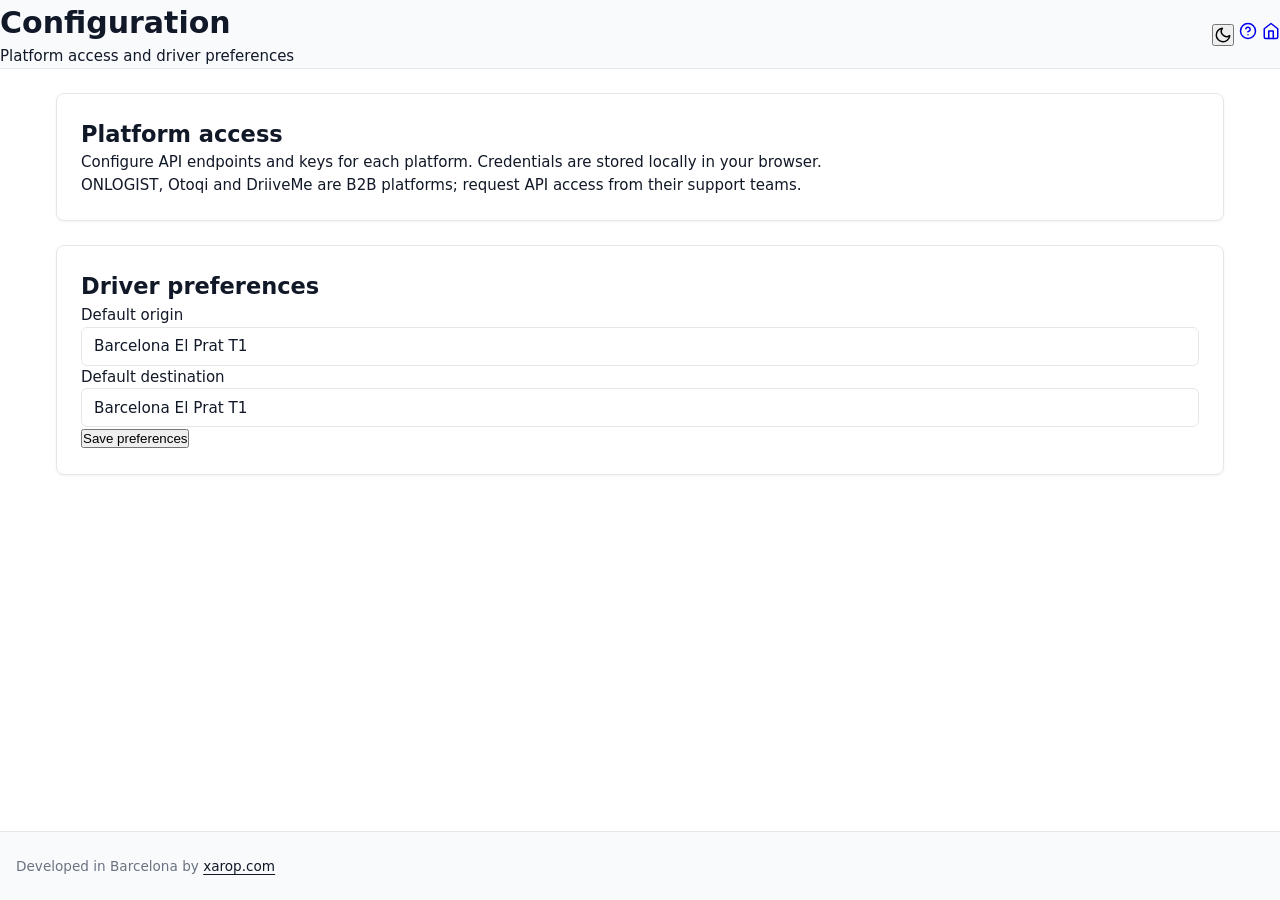
<file: config.html>
<!DOCTYPE html>
<html lang="en">
<head>
<meta charset="UTF-8" />
<meta name="viewport" content="width=device-width, initial-scale=1.0" />
<title>Config - OptiRoute BCN Pro</title>
<link rel="stylesheet" href="styles.css" />
</head>
<body>
<header>
<div style="display:flex;justify-content:space-between;align-items:center;">
<div>
<h1>Configuration</h1>
<p>Platform access and driver preferences</p>
</div>
<div>
<button id="themeToggle" class="theme-toggle" aria-label="Toggle theme"><svg width="18" height="18" viewBox="0 0 24 24" fill="none" stroke="currentColor" stroke-width="2" stroke-linecap="round" stroke-linejoin="round"><path d="M21 12.79A9 9 0 1 1 11.21 3 7 7 0 0 0 21 12.79z"/></svg></button>
<a class="icon-btn" href="help.html" aria-label="Help"><svg width="18" height="18" viewBox="0 0 24 24" fill="none" stroke="currentColor" stroke-width="2" stroke-linecap="round" stroke-linejoin="round"><circle cx="12" cy="12" r="10"/><path d="M9.09 9a3 3 0 0 1 5.83 1c0 2-3 3-3 3"/><line x1="12" y1="17" x2="12.01" y2="17"/></svg></a>
<a class="icon-btn" href="OptiRoute-BCN-Pro.html" aria-label="Home"><svg width="18" height="18" viewBox="0 0 24 24" fill="none" stroke="currentColor" stroke-width="2" stroke-linecap="round" stroke-linejoin="round"><path d="M3 9l9-7 9 7v11a2 2 0 0 1-2 2H5a2 2 0 0 1-2-2z"/><polyline points="9 22 9 12 15 12 15 22"/></svg></a>
</div>
</div>
</header>
<main>
<div class="card">
<h2>Platform access</h2>
<p class="muted">Configure API endpoints and keys for each platform. Credentials are stored locally in your browser.</p>
<p>ONLOGIST, Otoqi and DriiveMe are B2B platforms; request API access from their support teams.</p>
</div>
<div class="card">
<h2>Driver preferences</h2>
<div class="row">
<label>Default origin<input id="prefOrigin" value="Barcelona El Prat T1"></label>
<label>Default destination<input id="prefDest" value="Barcelona El Prat T1"></label>
</div>
<button class="btn" id="savePrefs">Save preferences</button>
</div>
</main>
<footer>Developed in Barcelona by <a href="https://xarop.com" target="_blank" rel="noopener">xarop.com</a></footer>
<div id="google_translate_element" style="position:fixed;bottom:10px;right:10px;z-index:9999;"></div>
<script type="text/javascript">
function googleTranslateElementInit(){ new google.translate.TranslateElement({pageLanguage:'en', includedLanguages:'en,es,ca,de,fr,it,pt,gl,eu,nl,pl,ro,hr,sl,sk,cs,hu,da,sv,no,fi,el,tr,ru,uk', layout: google.translate.TranslateElement.InlineLayout.SIMPLE}, 'google_translate_element'); }
</script>
<script type="text/javascript" src="//translate.google.com/translate_a/element.js?cb=googleTranslateElementInit"></script>
<script>
const themeToggle = document.getElementById('themeToggle');
if (themeToggle) {
  const saved = localStorage.getItem('theme') || 'light';
  if (saved === 'dark') document.body.classList.add('dark');
  themeToggle.innerHTML = saved === 'dark' ? '<svg width="18" height="18" viewBox="0 0 24 24" fill="none" stroke="currentColor" stroke-width="2" stroke-linecap="round" stroke-linejoin="round"><circle cx="12" cy="12" r="5"/><line x1="12" y1="1" x2="12" y2="3"/><line x1="12" y1="21" x2="12" y2="23"/><line x1="4.22" y1="4.22" x2="5.64" y2="5.64"/><line x1="18.36" y1="18.36" x2="19.78" y2="19.78"/><line x1="1" y1="12" x2="3" y2="12"/><line x1="21" y1="12" x2="23" y2="12"/><line x1="4.22" y1="19.78" x2="5.64" y2="18.36"/><line x1="18.36" y1="5.64" x2="19.78" y2="4.22"/></svg>' : '<svg width="18" height="18" viewBox="0 0 24 24" fill="none" stroke="currentColor" stroke-width="2" stroke-linecap="round" stroke-linejoin="round"><path d="M21 12.79A9 9 0 1 1 11.21 3 7 7 0 0 0 21 12.79z"/></svg>';
  themeToggle.addEventListener('click', () => {
    document.body.classList.toggle('dark');
    const isDark = document.body.classList.contains('dark');
    localStorage.setItem('theme', isDark ? 'dark' : 'light');
    themeToggle.innerHTML = isDark ? '<svg width="18" height="18" viewBox="0 0 24 24" fill="none" stroke="currentColor" stroke-width="2" stroke-linecap="round" stroke-linejoin="round"><circle cx="12" cy="12" r="5"/><line x1="12" y1="1" x2="12" y2="3"/><line x1="12" y1="21" x2="12" y2="23"/><line x1="4.22" y1="4.22" x2="5.64" y2="5.64"/><line x1="18.36" y1="18.36" x2="19.78" y2="19.78"/><line x1="1" y1="12" x2="3" y2="12"/><line x1="21" y1="12" x2="23" y2="12"/><line x1="4.22" y1="19.78" x2="5.64" y2="18.36"/><line x1="18.36" y1="5.64" x2="19.78" y2="4.22"/></svg>' : '<svg width="18" height="18" viewBox="0 0 24 24" fill="none" stroke="currentColor" stroke-width="2" stroke-linecap="round" stroke-linejoin="round"><path d="M21 12.79A9 9 0 1 1 11.21 3 7 7 0 0 0 21 12.79z"/></svg>';
  });
}
document.getElementById('savePrefs').addEventListener('click', () => {
  localStorage.setItem('prefOrigin', document.getElementById('prefOrigin').value);
  localStorage.setItem('prefDest', document.getElementById('prefDest').value);
  alert('Preferences saved');
});
</script>
</body>
</html>
</file>
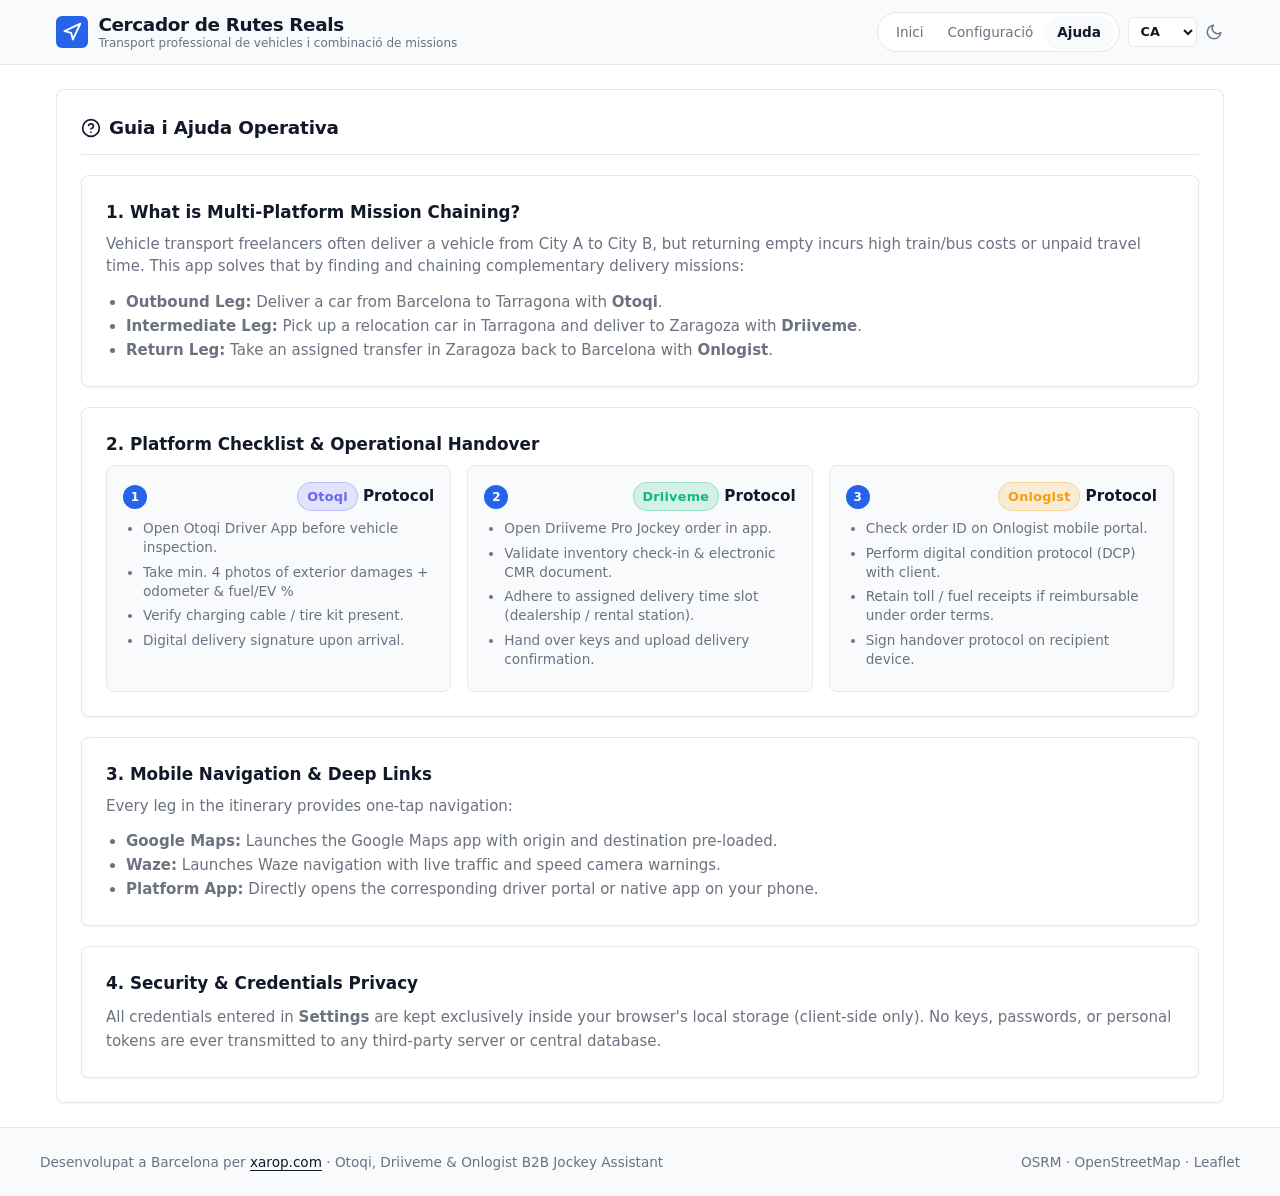
<file: help.html>
<!DOCTYPE html>
<html lang="ca">
<head>
  <meta charset="UTF-8" />
  <meta name="viewport" content="width=device-width, initial-scale=1.0" />
  <title>Help &amp; Operational Guide - Real Route Finder</title>
  <link rel="stylesheet" href="styles.css" />
</head>
<body>
  <!-- Header -->
  <header>
    <div class="header-container">
      <a href="index.html" class="brand">
        <div class="brand-icon">
          <svg width="20" height="20" viewBox="0 0 24 24" fill="none" stroke="currentColor" stroke-width="2.2" stroke-linecap="round" stroke-linejoin="round">
            <polygon points="3 11 22 2 13 21 11 13 3 11"/>
          </svg>
        </div>
        <div class="brand-info">
          <h1 data-i18n="app_title">Real Route Finder</h1>
          <p data-i18n="app_tagline">Professional vehicle transport & multi-platform mission chain</p>
        </div>
      </a>

      <div class="nav-group">
        <nav class="main-nav">
          <a href="index.html" data-i18n="nav_home">Home</a>
          <a href="settings.html" data-i18n="nav_settings">Settings</a>
          <a href="help.html" class="active" data-i18n="nav_help">Help</a>
        </nav>

        <div class="controls-group">
          <select id="langSelect" class="lang-selector" aria-label="Select Language">
            <option value="ca">CA</option>
            <option value="es">ES</option>
            <option value="en">EN</option>
            <option value="fr">FR</option>
            <option value="it">IT</option>
            <option value="de">DE</option>
          </select>

          <button id="themeToggle" class="theme-toggle-subtle" aria-label="Toggle theme" title="Toggle theme">
            <svg id="themeIcon" width="18" height="18" viewBox="0 0 24 24" fill="none" stroke="currentColor" stroke-width="2" stroke-linecap="round" stroke-linejoin="round">
              <path d="M21 12.79A9 9 0 1 1 11.21 3 7 7 0 0 0 21 12.79z"/>
            </svg>
          </button>
        </div>
      </div>
    </div>
  </header>

  <main>
    <section class="card">
      <div class="card-header">
        <h2>
          <svg width="20" height="20" viewBox="0 0 24 24" fill="none" stroke="currentColor" stroke-width="2" stroke-linecap="round" stroke-linejoin="round">
            <circle cx="12" cy="12" r="10"/>
            <path d="M9.09 9a3 3 0 0 1 5.83 1c0 2-3 3-3 3"/>
            <line x1="12" y1="17" x2="12.01" y2="17"/>
          </svg>
          <span data-i18n="help_title">Driver Help &amp; Operational Guide</span>
        </h2>
      </div>

      <div class="card" style="margin-bottom: 1.25rem;">
        <h3 style="font-size: 1.05rem; margin-bottom: 0.5rem;">1. What is Multi-Platform Mission Chaining?</h3>
        <p style="color: var(--muted); margin-bottom: 0.75rem;">
          Vehicle transport freelancers often deliver a vehicle from City A to City B, but returning empty incurs high train/bus costs or unpaid travel time. This app solves that by finding and chaining complementary delivery missions:
        </p>
        <ul style="padding-left: 1.25rem; color: var(--muted); line-height: 1.6;">
          <li><strong>Outbound Leg:</strong> Deliver a car from Barcelona to Tarragona with <strong>Otoqi</strong>.</li>
          <li><strong>Intermediate Leg:</strong> Pick up a relocation car in Tarragona and deliver to Zaragoza with <strong>Driiveme</strong>.</li>
          <li><strong>Return Leg:</strong> Take an assigned transfer in Zaragoza back to Barcelona with <strong>Onlogist</strong>.</li>
        </ul>
      </div>

      <div class="card" style="margin-bottom: 1.25rem;">
        <h3 style="font-size: 1.05rem; margin-bottom: 0.5rem;">2. Platform Checklist &amp; Operational Handover</h3>
        <div class="driver-guide" style="margin-top: 0.5rem;">
          <div class="guide-step">
            <div class="guide-step-header">
              <span class="step-num">1</span>
              <span class="step-title"><span class="badge badge-otoqi">Otoqi</span> Protocol</span>
            </div>
            <ul>
              <li>Open Otoqi Driver App before vehicle inspection.</li>
              <li>Take min. 4 photos of exterior damages + odometer &amp; fuel/EV %</li>
              <li>Verify charging cable / tire kit present.</li>
              <li>Digital delivery signature upon arrival.</li>
            </ul>
          </div>

          <div class="guide-step">
            <div class="guide-step-header">
              <span class="step-num">2</span>
              <span class="step-title"><span class="badge badge-driiveme">Driiveme</span> Protocol</span>
            </div>
            <ul>
              <li>Open Driiveme Pro Jockey order in app.</li>
              <li>Validate inventory check-in &amp; electronic CMR document.</li>
              <li>Adhere to assigned delivery time slot (dealership / rental station).</li>
              <li>Hand over keys and upload delivery confirmation.</li>
            </ul>
          </div>

          <div class="guide-step">
            <div class="guide-step-header">
              <span class="step-num">3</span>
              <span class="step-title"><span class="badge badge-onlogist">Onlogist</span> Protocol</span>
            </div>
            <ul>
              <li>Check order ID on Onlogist mobile portal.</li>
              <li>Perform digital condition protocol (DCP) with client.</li>
              <li>Retain toll / fuel receipts if reimbursable under order terms.</li>
              <li>Sign handover protocol on recipient device.</li>
            </ul>
          </div>
        </div>
      </div>

      <div class="card" style="margin-bottom: 1.25rem;">
        <h3 style="font-size: 1.05rem; margin-bottom: 0.5rem;">3. Mobile Navigation &amp; Deep Links</h3>
        <p style="color: var(--muted); margin-bottom: 0.75rem;">
          Every leg in the itinerary provides one-tap navigation:
        </p>
        <ul style="padding-left: 1.25rem; color: var(--muted); line-height: 1.6;">
          <li><strong>Google Maps:</strong> Launches the Google Maps app with origin and destination pre-loaded.</li>
          <li><strong>Waze:</strong> Launches Waze navigation with live traffic and speed camera warnings.</li>
          <li><strong>Platform App:</strong> Directly opens the corresponding driver portal or native app on your phone.</li>
        </ul>
      </div>

      <div class="card">
        <h3 style="font-size: 1.05rem; margin-bottom: 0.5rem;">4. Security &amp; Credentials Privacy</h3>
        <p style="color: var(--muted); line-height: 1.6;">
          All credentials entered in <strong>Settings</strong> are kept exclusively inside your browser's local storage (client-side only). No keys, passwords, or personal tokens are ever transmitted to any third-party server or central database.
        </p>
      </div>
    </section>
  </main>

  <!-- Footer -->
  <footer>
    <div class="footer-content">
      <p>
        <span data-i18n="footer_note">Developed in Barcelona by</span>
        <a href="https://xarop.com" target="_blank" rel="noopener">xarop.com</a>
        &middot; Otoqi, Driiveme &amp; Onlogist B2B Jockey Assistant
      </p>
      <p>OSRM &middot; OpenStreetMap &middot; Leaflet</p>
    </div>
  </footer>

  <script src="i18n.js"></script>
  <script>
    const themeToggle = document.getElementById('themeToggle');
    const themeIcon = document.getElementById('themeIcon');
    const sunSvg = '<circle cx="12" cy="12" r="5"/><line x1="12" y1="1" x2="12" y2="3"/><line x1="12" y1="21" x2="12" y2="23"/><line x1="4.22" y1="4.22" x2="5.64" y2="5.64"/><line x1="18.36" y1="18.36" x2="19.78" y2="19.78"/><line x1="1" y1="12" x2="3" y2="12"/><line x1="21" y1="12" x2="23" y2="12"/><line x1="4.22" y1="19.78" x2="5.64" y2="18.36"/><line x1="18.36" y1="5.64" x2="19.78" y2="4.22"/>';
    const moonSvg = '<path d="M21 12.79A9 9 0 1 1 11.21 3 7 7 0 0 0 21 12.79z"/>';

    const savedTheme = localStorage.getItem('app_theme') || 'light';
    document.documentElement.setAttribute('data-theme', savedTheme);
    themeIcon.innerHTML = savedTheme === 'dark' ? sunSvg : moonSvg;

    themeToggle.addEventListener('click', () => {
      const current = document.documentElement.getAttribute('data-theme') === 'dark' ? 'light' : 'dark';
      document.documentElement.setAttribute('data-theme', current);
      localStorage.setItem('app_theme', current);
      themeIcon.innerHTML = current === 'dark' ? sunSvg : moonSvg;
    });
  </script>
</body>
</html>
</file>
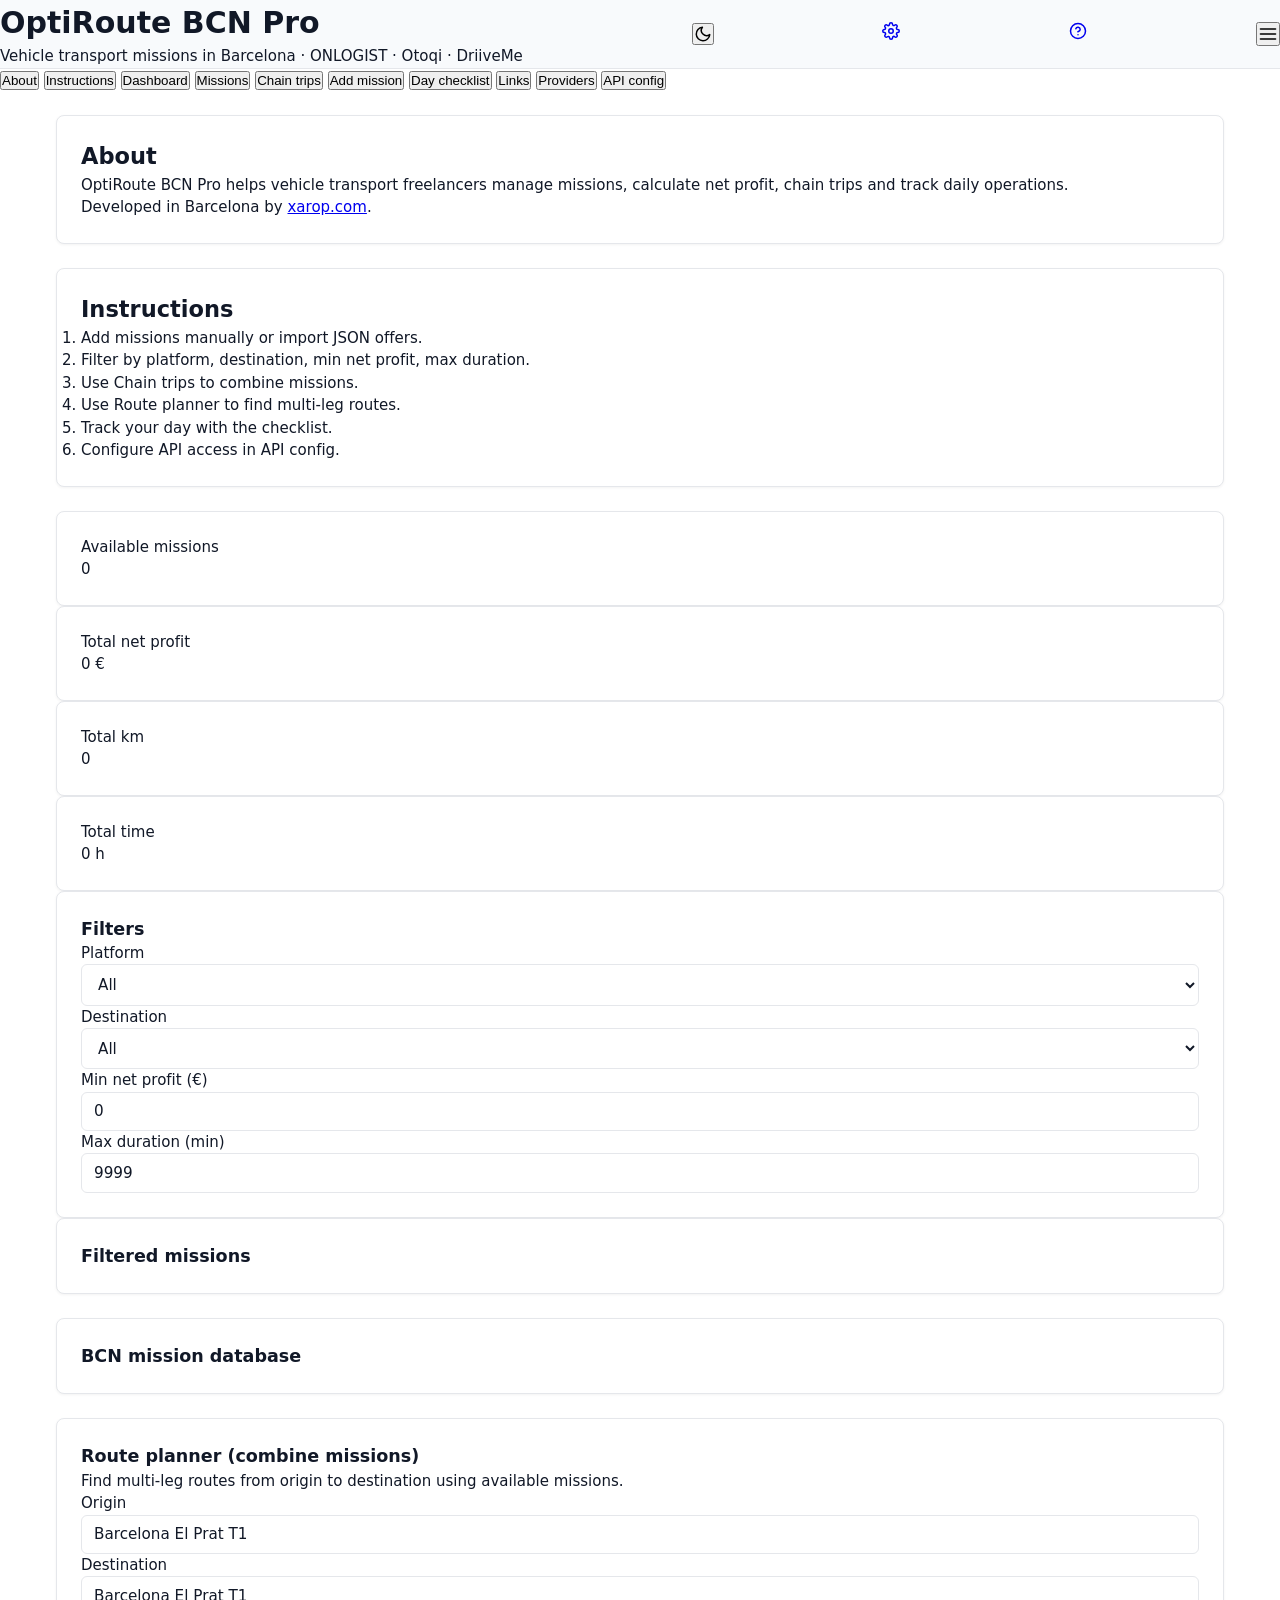
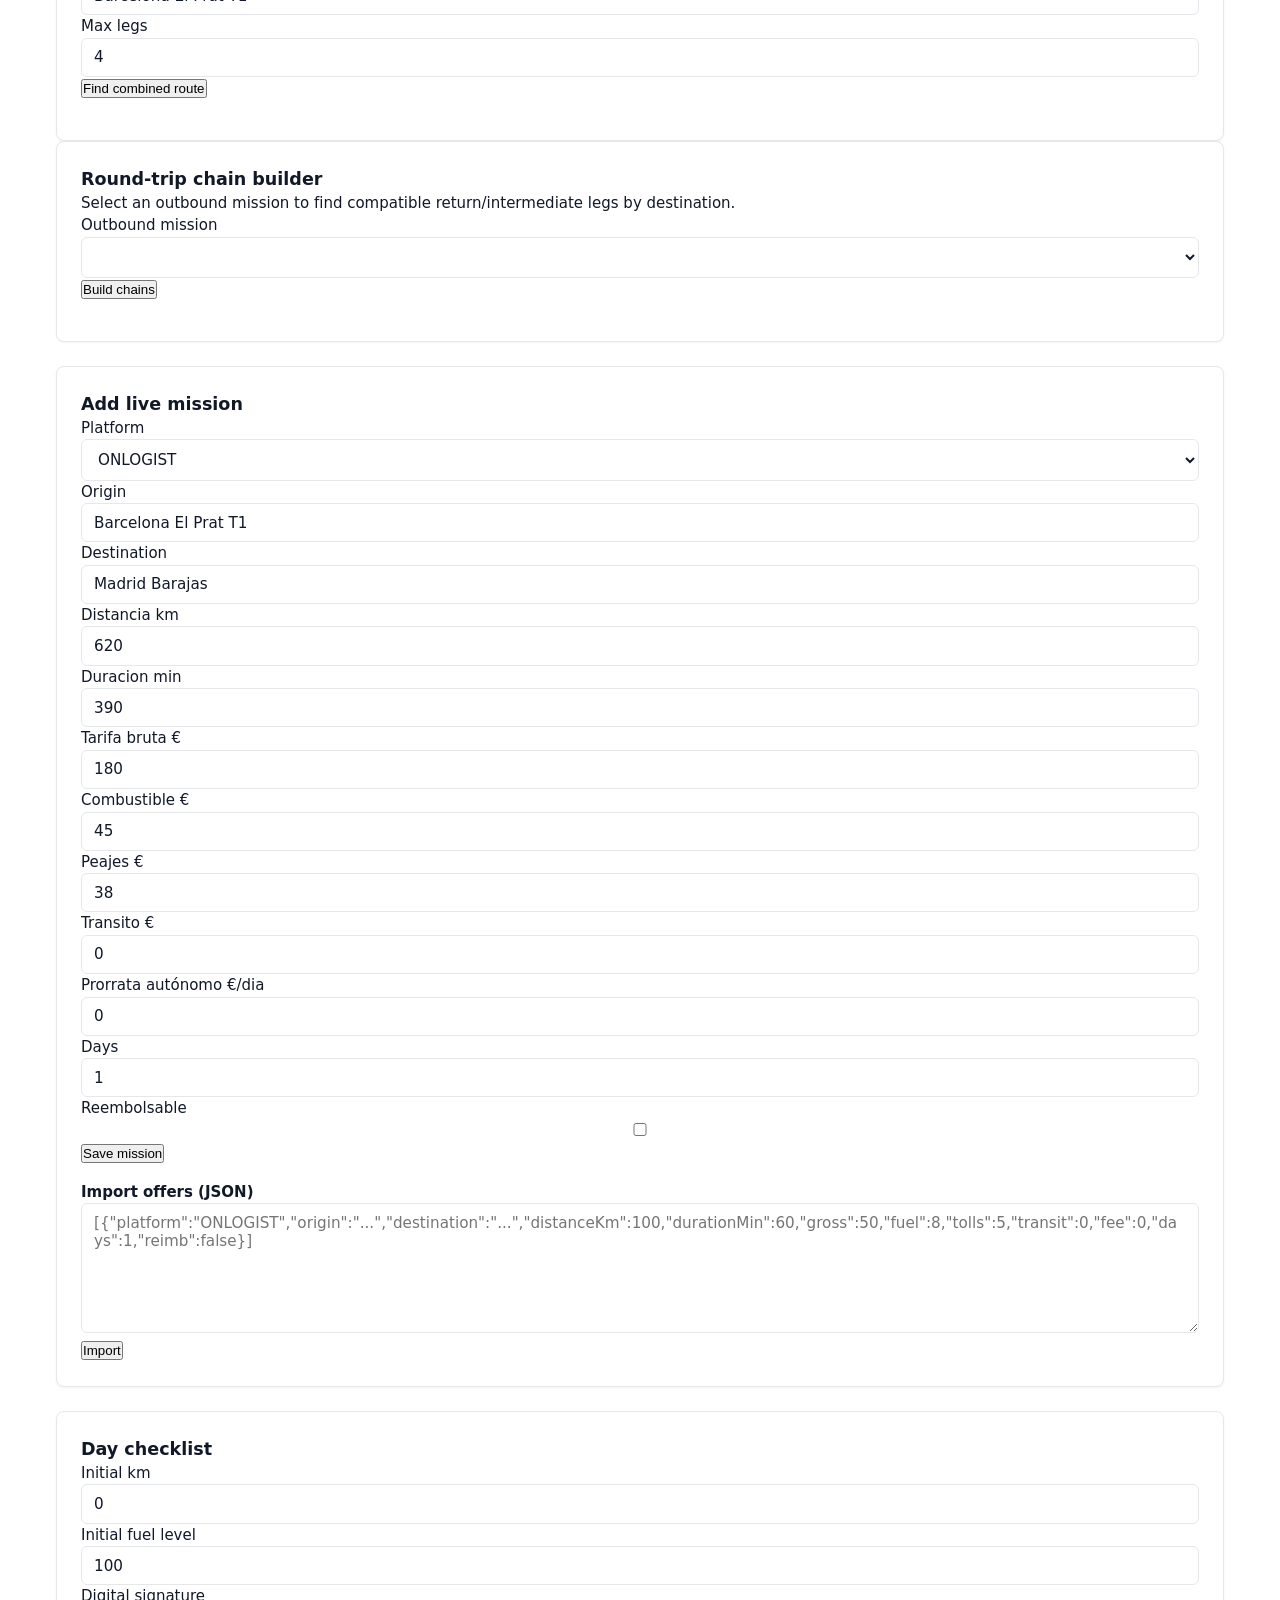
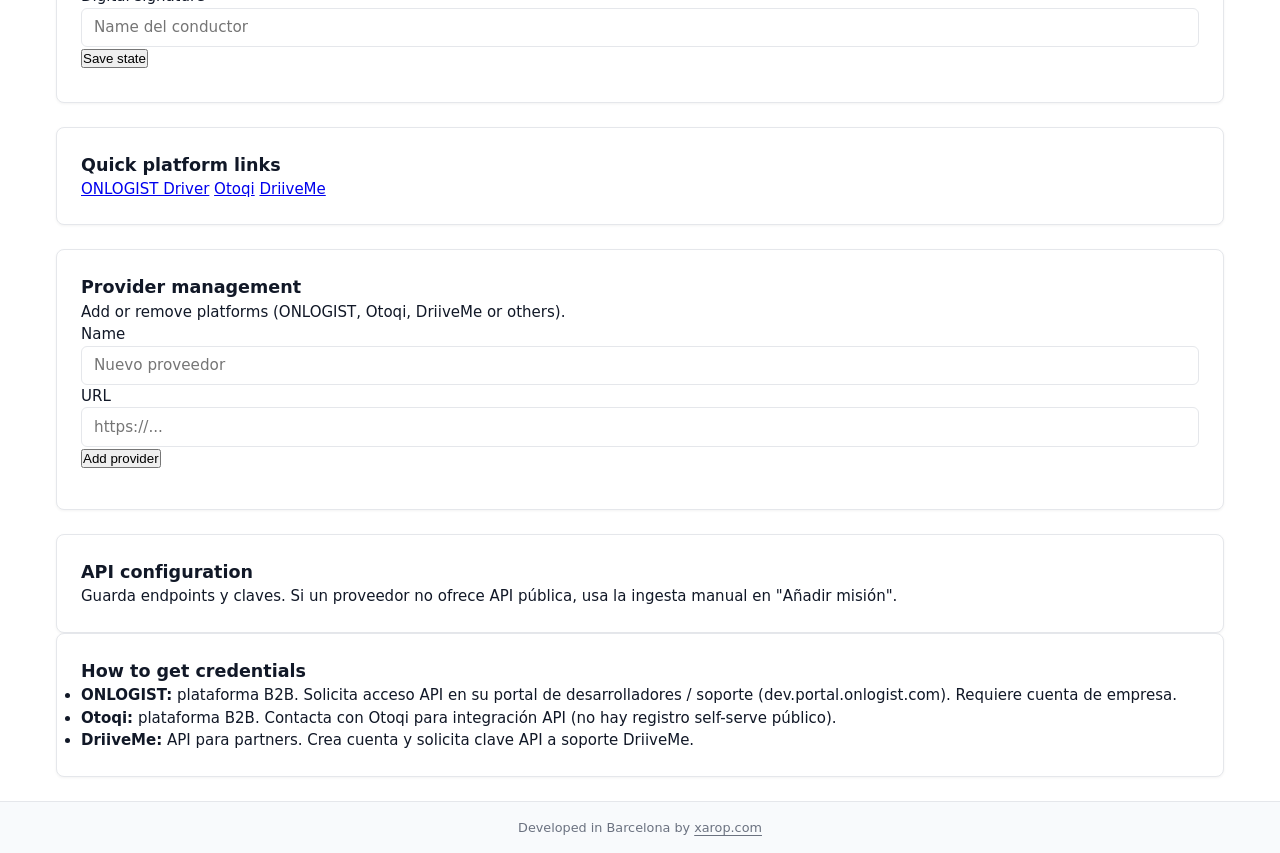
<file: OptiRoute-BCN-Pro.html>
<!DOCTYPE html>
<html lang="es">
<head>
<meta charset="UTF-8" />
<meta name="viewport" content="width=device-width, initial-scale=1.0" />
<title>OptiRoute BCN Pro</title>
<link rel="stylesheet" href="styles.css" />
</head>
<body>
<header>
<div style="display:flex;justify-content:space-between;align-items:center;">
<div>
<h1>OptiRoute BCN Pro</h1>
<p>Vehicle transport missions in Barcelona · ONLOGIST · Otoqi · DriiveMe</p>
</div>
<button id="themeToggle" class="theme-toggle" aria-label="Toggle theme"><svg width="18" height="18" viewBox="0 0 24 24" fill="none" stroke="currentColor" stroke-width="2" stroke-linecap="round" stroke-linejoin="round"><path d="M21 12.79A9 9 0 1 1 11.21 3 7 7 0 0 0 21 12.79z"/></svg></button>
<a class="icon-btn" href="config.html" aria-label="Settings"><svg width="18" height="18" viewBox="0 0 24 24" fill="none" stroke="currentColor" stroke-width="2" stroke-linecap="round" stroke-linejoin="round"><circle cx="12" cy="12" r="3"/><path d="M19.4 15a1.65 1.65 0 0 0 .33 1.82l.06.06a2 2 0 0 1 0 2.83 2 2 0 0 1-2.83 0l-.06-.06a1.65 1.65 0 0 0-1.82-.33 1.65 1.65 0 0 0-1 1.51V21a2 2 0 0 1-2 2 2 2 0 0 1-2-2v-.09A1.65 1.65 0 0 0 9 19.4a1.65 1.65 0 0 0-1.82.33l-.06.06a2 2 0 0 1-2.83 0 2 2 0 0 1 0-2.83l.06-.06a1.65 1.65 0 0 0 .33-1.82 1.65 1.65 0 0 0-1.51-1H3a2 2 0 0 1-2-2 2 2 0 0 1 2-2h.09A1.65 1.65 0 0 0 4.6 9a1.65 1.65 0 0 0-.33-1.82l-.06-.06a2 2 0 0 1 0-2.83 2 2 0 0 1 2.83 0l.06.06a1.65 1.65 0 0 0 1.82.33H9a1.65 1.65 0 0 0 1-1.51V3a2 2 0 0 1 2-2 2 2 0 0 1 2 2v.09a1.65 1.65 0 0 0 1 1.51 1.65 1.65 0 0 0 1.82-.33l.06-.06a2 2 0 0 1 2.83 0 2 2 0 0 1 0 2.83l-.06.06a1.65 1.65 0 0 0-.33 1.82V9a1.65 1.65 0 0 0 1.51 1H21a2 2 0 0 1 2 2 2 2 0 0 1-2 2h-.09a1.65 1.65 0 0 0-1.51 1z"/></svg></a>
<a class="icon-btn" href="help.html" aria-label="Help"><svg width="18" height="18" viewBox="0 0 24 24" fill="none" stroke="currentColor" stroke-width="2" stroke-linecap="round" stroke-linejoin="round"><circle cx="12" cy="12" r="10"/><path d="M9.09 9a3 3 0 0 1 5.83 1c0 2-3 3-3 3"/><line x1="12" y1="17" x2="12.01" y2="17"/></svg></a>
<button id="hamburger" class="hamburger" aria-label="Menu"><svg width="20" height="20" viewBox="0 0 24 24" fill="none" stroke="currentColor" stroke-width="2" stroke-linecap="round"><line x1="3" y1="6" x2="21" y2="6"/><line x1="3" y1="12" x2="21" y2="12"/><line x1="3" y1="18" x2="21" y2="18"/></svg></button>
</div>
</header>
<nav id="mainNav">
<button class="tab active" data-tab="about">About</button>
<button class="tab" data-tab="instructions">Instructions</button>
<button class="tab" data-tab="dashboard">Dashboard</button>
<button class="tab" data-tab="missions">Missions</button>
<button class="tab" data-tab="chain">Chain trips</button>
<button class="tab" data-tab="add">Add mission</button>
<button class="tab" data-tab="checklist">Day checklist</button>
<button class="tab" data-tab="links">Links</button>
<button class="tab" data-tab="providers">Providers</button>
<button class="tab" data-tab="config">API config</button>
</nav>
<main>
<section id="about" class="tabcontent">
<div class="card">
<h2>About</h2>
<p>OptiRoute BCN Pro helps vehicle transport freelancers manage missions, calculate net profit, chain trips and track daily operations.</p>
<p>Developed in Barcelona by <a href="https://xarop.com" target="_blank">xarop.com</a>.</p>
</div>
</section>
<section id="instructions" class="tabcontent hidden">
<div class="card">
<h2>Instructions</h2>
<ol>
<li>Add missions manually or import JSON offers.</li>
<li>Filter by platform, destination, min net profit, max duration.</li>
<li>Use Chain trips to combine missions.</li>
<li>Use Route planner to find multi-leg routes.</li>
<li>Track your day with the checklist.</li>
<li>Configure API access in API config.</li>
</ol>
</div>
</section>
<section id="dashboard" class="tabcontent hidden">
<div class="grid grid2">
<div class="card"><div class="muted">Available missions</div><div class="kpi" id="kpiMissions">0</div></div>
<div class="card"><div class="muted">Total net profit</div><div class="kpi" id="kpiNet">0 €</div></div>
<div class="card"><div class="muted">Total km</div><div class="kpi" id="kpiKm">0</div></div>
<div class="card"><div class="muted">Total time</div><div class="kpi" id="kpiTime">0 h</div></div>
</div>
<div class="card">
<h3>Filters</h3>
<div class="row">
<label>Platform<select id="filterPlatform"><option value="">All</option><option>ONLOGIST</option><option>Otoqi</option><option>DriiveMe</option></select></label>
<label>Destination<select id="filterDest"><option value="">All</option></select></label>
<label>Min net profit (€)<input id="filterMinNet" type="number" value="0"></label>
<label>Max duration (min)<input id="filterMaxDur" type="number" value="9999"></label>
</div>
</div>
<div class="card"><h3>Filtered missions</h3><div id="filteredTable"></div></div>
</section>
<section id="missions" class="tabcontent hidden">
<div class="card"><h3>BCN mission database</h3><div id="missionsTable"></div></div>
</section>
<section id="chain" class="tabcontent hidden">
<div class="card">
<h3>Route planner (combine missions)</h3>
<p class="muted">Find multi-leg routes from origin to destination using available missions.</p>
<div class="row">
<label>Origin<input id="planOrigin" value="Barcelona El Prat T1"></label>
<label>Destination<input id="planDest" value="Barcelona El Prat T1"></label>
<label>Max legs<input id="planMax" type="number" value="4"></label>
</div>
<button class="btn" id="planRouteBtn">Find combined route</button>
<div id="planResults" style="margin-top:1rem"></div>
</div>
<div class="card">
<h3>Round-trip chain builder</h3>
<p class="muted">Select an outbound mission to find compatible return/intermediate legs by destination.</p>
<label>Outbound mission<select id="chainOrigin"></select></label>
<button class="btn" id="buildChainBtn">Build chains</button>
<div id="chainResults" style="margin-top:1rem"></div>
</div>
</section>
<section id="add" class="tabcontent hidden">
<div class="card">
<h3>Add live mission</h3>
<div class="row">
<label>Platform<select id="addPlatform"><option>ONLOGIST</option><option>Otoqi</option><option>DriiveMe</option></select></label>
<label>Origin<input id="addOrigin" value="Barcelona El Prat T1"></label>
<label>Destination<input id="addDest" value="Madrid Barajas"></label>
<label>Distancia km<input id="addKm" type="number" value="620"></label>
<label>Duracion min<input id="addDur" type="number" value="390"></label>
<label>Tarifa bruta €<input id="addGross" type="number" value="180"></label>
<label>Combustible €<input id="addFuel" type="number" value="45"></label>
<label>Peajes €<input id="addTolls" type="number" value="38"></label>
<label>Transito €<input id="addTransit" type="number" value="0"></label>
<label>Prorrata autónomo €/dia<input id="addFee" type="number" value="0"></label>
<label>Days<input id="addDays" type="number" value="1"></label>
<label>Reembolsable<input id="addReimb" type="checkbox"></label>
</div>
<button class="btn" id="addMissionBtn">Save mission</button>
<div style="margin-top:1rem">
<h4>Import offers (JSON)</h4>
<textarea id="bulkJson" rows="6" placeholder='[{"platform":"ONLOGIST","origin":"...","destination":"...","distanceKm":100,"durationMin":60,"gross":50,"fuel":8,"tolls":5,"transit":0,"fee":0,"days":1,"reimb":false}]'></textarea>
<button class="btn secondary" id="importJsonBtn">Import</button>
</div>
</div>
</section>
<section id="checklist" class="tabcontent hidden">
<div class="card">
<h3>Day checklist</h3>
<ul class="checklist" id="checklistItems"></ul>
<div class="row">
<label>Initial km<input id="startKm" type="number" value="0"></label>
<label>Initial fuel level<input id="startFuel" type="number" value="100"></label>
<label>Digital signature<input id="signature" placeholder="Name del conductor"></label>
</div>
<button class="btn" id="saveChecklistBtn">Save state</button>
<div id="checklistStatus" class="muted" style="margin-top:.5rem"></div>
</div>
</section>
<section id="links" class="tabcontent hidden">
<div class="card">
<h3>Quick platform links</h3>
<div class="row">
<a class="btn" href="https://www.onlogist.com/" target="_blank">ONLOGIST Driver</a>
<a class="btn" href="https://en.otoqi.com/" target="_blank">Otoqi</a>
<a class="btn" href="https://www.driiveme.com/" target="_blank">DriiveMe</a>
</div>
</div>
</section>
<section id="providers" class="tabcontent hidden">
<div class="card">
<h3>Provider management</h3>
<p class="muted">Add or remove platforms (ONLOGIST, Otoqi, DriiveMe or others).</p>
<div class="row">
<label>Name<input id="provName" placeholder="Nuevo proveedor"></label>
<label>URL<input id="provUrl" placeholder="https://..."></label>
</div>
<button class="btn" id="addProvBtn">Add provider</button>
<div id="providersTable" style="margin-top:1rem"></div>
</div>
</section>
<section id="config" class="tabcontent hidden">
<div class="card">
<h3>API configuration</h3>
<p class="muted">Guarda endpoints y claves. Si un proveedor no ofrece API pública, usa la ingesta manual en "Añadir misión".</p>
<div id="configForms"></div>
</div>
<div class="card">
<h3>How to get credentials</h3>
<ul>
<li><strong>ONLOGIST:</strong> plataforma B2B. Solicita acceso API en su portal de desarrolladores / soporte (dev.portal.onlogist.com). Requiere cuenta de empresa.</li>
<li><strong>Otoqi:</strong> plataforma B2B. Contacta con Otoqi para integración API (no hay registro self-serve público).</li>
<li><strong>DriiveMe:</strong> API para partners. Crea cuenta y solicita clave API a soporte DriiveMe.</li>
</ul>
</div>
</section>
</main>
<script>
const STORAGE_KEY = "optiroute_bcn_pro_v1";
const defaultMissions = [
 {id:1,platform:"ONLOGIST",origin:"Barcelona El Prat T1",destination:"Madrid Barajas",distanceKm:620,durationMin:390,gross:180,fuel:45,tolls:38,transit:0,fee:0,days:1,reimb:false},
 {id:2,platform:"ONLOGIST",origin:"Madrid Barajas",destination:"Barcelona El Prat T1",distanceKm:620,durationMin:390,gross:175,fuel:45,tolls:38,transit:0,fee:0,days:1,reimb:false},
 {id:3,platform:"Otoqi",origin:"Barcelona Sants",destination:"Valencia Manises",distanceKm:350,durationMin:230,gross:110,fuel:28,tolls:22,transit:15,fee:0,days:1,reimb:false},
 {id:4,platform:"Otoqi",origin:"Valencia Manises",destination:"Barcelona Sants",distanceKm:350,durationMin:230,gross:105,fuel:28,tolls:22,transit:15,fee:0,days:1,reimb:false},
 {id:5,platform:"DriiveMe",origin:"Barcelona Zona Franca",destination:"Zaragoza Plaza",distanceKm:295,durationMin:190,gross:95,fuel:22,tolls:18,transit:0,fee:0,days:1,reimb:false},
 {id:6,platform:"DriiveMe",origin:"Zaragoza Plaza",destination:"Barcelona Zona Franca",distanceKm:295,durationMin:190,gross:90,fuel:22,tolls:18,transit:0,fee:0,days:1,reimb:false},
 {id:7,platform:"ONLOGIST",origin:"Barcelona Martorell",destination:"Girona",distanceKm:110,durationMin:75,gross:55,fuel:9,tolls:6,transit:0,fee:0,days:1,reimb:false},
 {id:8,platform:"ONLOGIST",origin:"Girona",destination:"Barcelona Martorell",distanceKm:110,durationMin:75,gross:50,fuel:9,tolls:6,transit:0,fee:0,days:1,reimb:false},
 {id:9,platform:"Otoqi",origin:"Barcelona Badalona",destination:"Tarragona",distanceKm:95,durationMin:70,gross:48,fuel:8,tolls:5,transit:0,fee:0,days:1,reimb:false},
 {id:10,platform:"Otoqi",origin:"Tarragona",destination:"Barcelona Badalona",distanceKm:95,durationMin:70,gross:45,fuel:8,tolls:5,transit:0,fee:0,days:1,reimb:false},
 {id:11,platform:"DriiveMe",origin:"Barcelona El Prat T2",destination:"Madrid Atocha",distanceKm:625,durationMin:400,gross:185,fuel:46,tolls:38,transit:20,fee:0,days:1,reimb:false},
 {id:12,platform:"DriiveMe",origin:"Madrid Atocha",destination:"Barcelona El Prat T2",distanceKm:625,durationMin:400,gross:180,fuel:46,tolls:38,transit:20,fee:0,days:1,reimb:false}
];
let missions = loadMissions();
let checklistState = loadChecklist();
const defaultProviders = [
 {name:"ONLOGIST",url:"https://www.onlogist.com/"},
 {name:"Otoqi",url:"https://en.otoqi.com/"},
 {name:"DriiveMe",url:"https://www.driiveme.com/"}
];
let providers = loadProviders();
function loadProviders(){
  try{const raw=localStorage.getItem(STORAGE_KEY+"_providers"); if(raw) return JSON.parse(raw);}catch(e){}
  return [...defaultProviders];
}
function saveProviders(){localStorage.setItem(STORAGE_KEY+"_providers",JSON.stringify(providers));}
function loadMissions(){
  try{const raw=localStorage.getItem(STORAGE_KEY+"_missions"); if(raw) return JSON.parse(raw);}catch(e){}
  return [...defaultMissions];
}
function saveMissions(){localStorage.setItem(STORAGE_KEY+"_missions",JSON.stringify(missions));}
function loadChecklist(){
  try{const raw=localStorage.getItem(STORAGE_KEY+"_checklist"); if(raw) return JSON.parse(raw);}catch(e){}
  return {startKm:0,startFuel:100,signature:"",items:{}};
}
function saveChecklist(){localStorage.setItem(STORAGE_KEY+"_checklist",JSON.stringify(checklistState));}
function netProfit(m){
  const expenses = (m.fuel||0)+(m.tolls||0)+(m.transit||0)+((m.fee||0)*(m.days||1));
  let net = (m.gross||0)-expenses;
  if(m.reimb){ net = (m.gross||0); }
  return Number(net.toFixed(2));
}
function formatDuration(min){const h=Math.floor(min/60);const m=Math.round(min%60);if(h===0)return m+" min";return h+" h "+m+" min";}
function renderKPIs(list){
  document.getElementById("kpiMissions").textContent=list.length;
  document.getElementById("kpiNet").textContent=list.reduce((s,m)=>s+netProfit(m),0).toFixed(2)+" €";
  document.getElementById("kpiKm").textContent=list.reduce((s,m)=>s+(m.distanceKm||0),0).toFixed(0);
  document.getElementById("kpiTime").textContent=(list.reduce((s,m)=>s+(m.durationMin||0),0)/60).toFixed(1);
}
function applyFilters(){
  const platform=document.getElementById("filterPlatform").value;
  const dest=document.getElementById("filterDest").value;
  const minNet=parseFloat(document.getElementById("filterMinNet").value)||0;
  const maxDur=parseFloat(document.getElementById("filterMaxDur").value)||9999;
  return missions.filter(m=>{
    if(platform && m.platform!==platform) return false;
    if(dest && m.destination!==dest) return false;
    if(netProfit(m)<minNet) return false;
    if((m.durationMin||0)>maxDur) return false;
    return true;
  });
}
function renderTable(containerId,list){
  const el=document.getElementById(containerId);
  if(!list.length){el.innerHTML="<p class='muted'>No results</p>";return;}
  let html="<table><thead><tr><th>Plat</th><th>Origin</th><th>Destination</th><th>km</th><th>Time</th><th>Gross</th><th>Net</th></tr></thead><tbody>";
  for(const m of list){
    html+="<tr><td><span class='badge'>"+m.platform+"</span></td><td>"+m.origin+"</td><td>"+m.destination+"</td><td>"+m.distanceKm+"</td><td>"+formatDuration(m.durationMin)+"</td><td>"+m.gross+"€</td><td><strong>"+netProfit(m)+"€</strong></td></tr>";
  }
  html+="</tbody></table>";
  el.innerHTML=html;
}
function populateDestFilter(){
  const sel=document.getElementById("filterDest");
  const dests=[...new Set(missions.map(m=>m.destination))];
  sel.innerHTML="<option value=''>All</option>"+dests.map(d=>"<option>"+d+"</option>").join("");
}
function populatePlatformSelects(){
  const names = providers.map(p=>p.name);
  const filterSel = document.getElementById("filterPlatform");
  const currentFilter = filterSel.value;
  filterSel.innerHTML = "<option value=''>All</option>" + names.map(n=>"<option>"+n+"</option>").join("");
  if(names.includes(currentFilter)) filterSel.value=currentFilter;
  const addSel = document.getElementById("addPlatform");
  const currentAdd = addSel.value;
  addSel.innerHTML = names.map(n=>"<option>"+n+"</option>").join("");
  if(names.includes(currentAdd)) addSel.value=currentAdd; else if(names.length) addSel.value=names[0];
}
function renderProviders(){
  const el=document.getElementById("providersTable");
  if(!providers.length){el.innerHTML="<p class='muted'>No providers</p>";return;}
  let html="<table><thead><tr><th>Name</th><th>URL</th><th></th></tr></thead><tbody>";
  for(const p of providers){
    html+="<tr><td>"+p.name+"</td><td><a href='"+p.url+"' target='_blank'>"+p.url+"</a></td><td><button class='btn danger' data-del='"+p.name+"'>Delete</button></td></tr>";
  }
  html+="</tbody></table>";
  el.innerHTML=html;
  const linksRow = document.querySelector("#links .row");
  if(linksRow){ linksRow.innerHTML = providers.map(p=>"<a class='btn' href='"+p.url+"' target='_blank'>"+p.name+"</a>").join(""); }
}
function loadApiConfig(){try{const raw=localStorage.getItem(STORAGE_KEY+"_apiconfig");if(raw)return JSON.parse(raw);}catch(e){}return {};}
function saveApiConfig(cfg){localStorage.setItem(STORAGE_KEY+"_apiconfig",JSON.stringify(cfg));}
let apiConfig = loadApiConfig();
function renderConfigForms(){
  const el=document.getElementById("configForms");
  let html="";
  for(const p of providers){
    const c=apiConfig[p.name]||{baseUrl:"",apiKey:"",enabled:false};
    html+="<div class='card'><h4>"+p.name+"</h4><div class='row'><label>Base URL<input data-prov='"+p.name+"' class='cfg-url' value='"+(c.baseUrl||"")+"'></label><label>API Key<input data-prov='"+p.name+"' class='cfg-key' value='"+(c.apiKey||"")+"'></label><label>Active<input data-prov='"+p.name+"' class='cfg-enabled' type='checkbox' "+(c.enabled?"checked":"")+"></label></div><button class='btn cfg-save' data-prov='"+p.name+"'>Guardar</button></div>";
  }
  el.innerHTML=html;
  el.querySelectorAll(".cfg-save").forEach(btn=>{
    btn.addEventListener("click",()=>{
      const name=btn.dataset.prov;
      const url=el.querySelector(".cfg-url[data-prov='"+name+"']").value;
      const key=el.querySelector(".cfg-key[data-prov='"+name+"']").value;
      const enabled=el.querySelector(".cfg-enabled[data-prov='"+name+"']").checked;
      apiConfig[name]={baseUrl:url,apiKey:key,enabled};
      saveApiConfig(apiConfig);
      alert("Config saved for "+name);
    });
  });
}
function renderAll(){
  populatePlatformSelects();
  populateDestFilter();
  const filtered=applyFilters();
  renderKPIs(filtered);
  renderTable("filteredTable",filtered);
  renderTable("missionsTable",missions);
  const co=document.getElementById("chainOrigin");
  co.innerHTML=missions.map(m=>"<option value='"+m.id+"'>"+m.platform+" · "+m.origin+" → "+m.destination+" ("+netProfit(m)+"€)</option>").join("");
  renderProviders();
  renderConfigForms();
}
function switchTab(name){
  document.querySelectorAll(".tabcontent").forEach(s=>s.classList.add("hidden"));
  document.getElementById(name).classList.remove("hidden");
  document.querySelectorAll("nav button").forEach(b=>b.classList.toggle("active",b.dataset.tab===name));
}
document.getElementById("hamburger").addEventListener("click",()=>{
  document.getElementById("mainNav").classList.toggle("open");
});
document.querySelectorAll("nav button").forEach(b=>b.addEventListener("click",()=>switchTab(b.dataset.tab)));
document.getElementById("filterPlatform").addEventListener("change",renderAll);
document.getElementById("filterDest").addEventListener("change",renderAll);
document.getElementById("filterMinNet").addEventListener("input",renderAll);
document.getElementById("filterMaxDur").addEventListener("input",renderAll);
document.getElementById("addMissionBtn").addEventListener("click",()=>{
  const m={
    id:Date.now(),
    platform:document.getElementById("addPlatform").value,
    origin:document.getElementById("addOrigin").value,
    destination:document.getElementById("addDest").value,
    distanceKm:parseFloat(document.getElementById("addKm").value)||0,
    durationMin:parseFloat(document.getElementById("addDur").value)||0,
    gross:parseFloat(document.getElementById("addGross").value)||0,
    fuel:parseFloat(document.getElementById("addFuel").value)||0,
    tolls:parseFloat(document.getElementById("addTolls").value)||0,
    transit:parseFloat(document.getElementById("addTransit").value)||0,
    fee:parseFloat(document.getElementById("addFee").value)||0,
    days:parseFloat(document.getElementById("addDays").value)||1,
    reimb:document.getElementById("addReimb").checked
  };
  missions.push(m);
  saveMissions();
  renderAll();
  alert("Mission saved");
});
document.getElementById("importJsonBtn").addEventListener("click",()=>{
  try{
    const arr=JSON.parse(document.getElementById("bulkJson").value);
    if(!Array.isArray(arr)) throw new Error("Must be an array");
    for(const m of arr){ m.id=m.id||Date.now()+Math.random(); missions.push(m); }
    saveMissions(); renderAll(); alert("Imported "+arr.length+" missions");
  }catch(e){ alert("JSON error: "+e.message); }
});
document.getElementById("planRouteBtn").addEventListener("click",()=>{
  const origin=document.getElementById("planOrigin").value.trim().toLowerCase();
  const dest=document.getElementById("planDest").value.trim().toLowerCase();
  const maxLegs=parseInt(document.getElementById("planMax").value)||4;
  const results=[];
  function dfs(current, visited, path, totalNet, totalKm, totalMin){
    if(current===dest && path.length>0){ results.push({path:[...path], totalNet, totalKm, totalMin}); }
    if(path.length>=maxLegs) return;
    for(const m of missions){
      if(visited.has(m.id)) continue;
      if(m.origin.toLowerCase()!==current) continue;
      visited.add(m.id);
      path.push(m);
      dfs(m.destination.toLowerCase(), visited, path, totalNet+netProfit(m), totalKm+m.distanceKm, totalMin+m.durationMin);
      path.pop();
      visited.delete(m.id);
    }
  }
  dfs(origin, new Set(), [], 0, 0, 0);
  // sort by net profit desc
  results.sort((a,b)=>b.totalNet-a.totalNet);
  const el=document.getElementById("planResults");
  if(!results.length){el.innerHTML="<p class='muted'>No combined routes found.</p>";return;}
  let html="<table><thead><tr><th>Route</th><th>Net</th><th>Km</th><th>Time</th></tr></thead><tbody>";
  for(const r of results.slice(0,20)){
    html+="<tr><td>"+r.path.map(m=>m.origin+"→"+m.destination+" ("+m.platform+")").join(" | ")+"</td><td><strong>"+r.totalNet.toFixed(2)+"€</strong></td><td>"+r.totalKm+"</td><td>"+formatDuration(r.totalMin)+"</td></tr>";
  }
  html+="</tbody></table>";
  el.innerHTML=html;
});
  const id=parseInt(document.getElementById("chainOrigin").value);
  const origin=missions.find(m=>m.id===id);
  if(!origin){return;}
  const chains=[];
  for(const m2 of missions){
    if(m2.id===origin.id) continue;
    if(m2.origin.toLowerCase()===origin.destination.toLowerCase()){
      chains.push({first:origin,second:m2,totalNet:netProfit(origin)+netProfit(m2),totalKm:origin.distanceKm+m2.distanceKm,totalMin:origin.durationMin+m2.durationMin});
    }
  }
  const el=document.getElementById("chainResults");
  if(!chains.length){el.innerHTML="<p class='muted'>No compatible chains found.</p>";return;}
  let html="<table><thead><tr><th>Outbound</th><th>Return/Intermediate</th><th>Net total</th><th>Km</th><th>Time</th></tr></thead><tbody>";
  for(const c of chains){
    html+="<tr><td>"+c.first.platform+" "+c.first.origin+"→"+c.first.destination+"</td><td>"+c.second.platform+" "+c.second.origin+"→"+c.second.destination+"</td><td><strong>"+c.totalNet.toFixed(2)+"€</strong></td><td>"+c.totalKm+"</td><td>"+formatDuration(c.totalMin)+"</td></tr>";
  }
  html+="</tbody></table>";
  el.innerHTML=html;
});
document.getElementById("buildChainBtn").addEventListener("click",()=>{
  const id=parseInt(document.getElementById("chainOrigin").value);
  const origin=missions.find(m=>m.id===id);
  if(!origin){return;}
  const chains=[];
  for(const m2 of missions){
    if(m2.id===origin.id) continue;
    if(m2.origin.toLowerCase()===origin.destination.toLowerCase()){
      chains.push({first:origin,second:m2,totalNet:netProfit(origin)+netProfit(m2),totalKm:origin.distanceKm+m2.distanceKm,totalMin:origin.durationMin+m2.durationMin});
    }
  }
  const el=document.getElementById("chainResults");
  if(!chains.length){el.innerHTML="<p class='muted'>No compatible chains found.</p>";return;}
  let html="<table><thead><tr><th>Outbound</th><th>Return/Intermediate</th><th>Total net</th><th>Km</th><th>Time</th></tr></thead><tbody>";
  for(const c of chains){
    html+="<tr><td>"+c.first.platform+" "+c.first.origin+"→"+c.first.destination+"</td><td>"+c.second.platform+" "+c.second.origin+"→"+c.second.destination+"</td><td><strong>"+c.totalNet.toFixed(2)+"€</strong></td><td>"+c.totalKm+"</td><td>"+formatDuration(c.totalMin)+"</td></tr>";
  }
  html+="</tbody></table>";
  el.innerHTML=html;
});
const checklistItems=[
 "Initial vehicle condition photos",
 "Initial km registrados",
 "Initial fuel level",
 "Documentation delivered",
 "Digital signature del cliente",
 "Final delivery photos"
];
function renderChecklist(){
  const ul=document.getElementById("checklistItems");
  ul.innerHTML=checklistItems.map((it,i)=>{
    const checked=checklistState.items[i]?"checked":"";
    return "<li><input type='checkbox' data-i='"+i+"' "+checked+"> "+it+"</li>";
  }).join("");
  document.getElementById("startKm").value=checklistState.startKm||0;
  document.getElementById("startFuel").value=checklistState.startFuel||100;
  document.getElementById("signature").value=checklistState.signature||"";
}
document.getElementById("checklistItems").addEventListener("change",(e)=>{
  if(e.target.matches("input[type=checkbox]")){
    checklistState.items[e.target.dataset.i]=e.target.checked;
    saveChecklist();
  }
});
document.getElementById("saveChecklistBtn").addEventListener("click",()=>{
  checklistState.startKm=parseFloat(document.getElementById("startKm").value)||0;
  checklistState.startFuel=parseFloat(document.getElementById("startFuel").value)||0;
  checklistState.signature=document.getElementById("signature").value;
  saveChecklist();
  document.getElementById("checklistStatus").textContent="State saved: "+new Date().toLocaleString();
});
document.getElementById("addProvBtn").addEventListener("click",()=>{
  const name=document.getElementById("provName").value.trim();
  const url=document.getElementById("provUrl").value.trim()||"#";
  if(!name){alert("Name required");return;}
  providers.push({name,url});
  saveProviders();
  document.getElementById("provName").value="";
  document.getElementById("provUrl").value="";
  renderAll();
});
document.getElementById("providersTable").addEventListener("click",(e)=>{
  if(e.target.matches("button[data-del]")){
    const name=e.target.dataset.del;
    providers=providers.filter(p=>p.name!==name);
    saveProviders();
    renderAll();
  }
});
const themeToggle = document.getElementById('themeToggle');
if (themeToggle) {
  const saved = localStorage.getItem('theme') || 'light';
  if (saved === 'dark') document.body.classList.add('dark');
  themeToggle.innerHTML = saved === 'dark' ? '<svg width="18" height="18" viewBox="0 0 24 24" fill="none" stroke="currentColor" stroke-width="2" stroke-linecap="round" stroke-linejoin="round"><circle cx="12" cy="12" r="5"/><line x1="12" y1="1" x2="12" y2="3"/><line x1="12" y1="21" x2="12" y2="23"/><line x1="4.22" y1="4.22" x2="5.64" y2="5.64"/><line x1="18.36" y1="18.36" x2="19.78" y2="19.78"/><line x1="1" y1="12" x2="3" y2="12"/><line x1="21" y1="12" x2="23" y2="12"/><line x1="4.22" y1="19.78" x2="5.64" y2="18.36"/><line x1="18.36" y1="5.64" x2="19.78" y2="4.22"/></svg>' : '<svg width="18" height="18" viewBox="0 0 24 24" fill="none" stroke="currentColor" stroke-width="2" stroke-linecap="round" stroke-linejoin="round"><path d="M21 12.79A9 9 0 1 1 11.21 3 7 7 0 0 0 21 12.79z"/></svg>';
  themeToggle.addEventListener('click', () => {
    document.body.classList.toggle('dark');
    const isDark = document.body.classList.contains('dark');
    localStorage.setItem('theme', isDark ? 'dark' : 'light');
    themeToggle.innerHTML = isDark ? '<svg width="18" height="18" viewBox="0 0 24 24" fill="none" stroke="currentColor" stroke-width="2" stroke-linecap="round" stroke-linejoin="round"><circle cx="12" cy="12" r="5"/><line x1="12" y1="1" x2="12" y2="3"/><line x1="12" y1="21" x2="12" y2="23"/><line x1="4.22" y1="4.22" x2="5.64" y2="5.64"/><line x1="18.36" y1="18.36" x2="19.78" y2="19.78"/><line x1="1" y1="12" x2="3" y2="12"/><line x1="21" y1="12" x2="23" y2="12"/><line x1="4.22" y1="19.78" x2="5.64" y2="18.36"/><line x1="18.36" y1="5.64" x2="19.78" y2="4.22"/></svg>' : '<svg width="18" height="18" viewBox="0 0 24 24" fill="none" stroke="currentColor" stroke-width="2" stroke-linecap="round" stroke-linejoin="round"><path d="M21 12.79A9 9 0 1 1 11.21 3 7 7 0 0 0 21 12.79z"/></svg>';
  });
}
renderChecklist();
renderAll();
</script>
<footer style="text-align:center;padding:1rem;color:#6b7280;font-size:.8rem;">Developed in Barcelona by <a href="https://xarop.com" target="_blank" rel="noopener" style="color:#6b7280;">xarop.com</a></footer>
<div id="google_translate_element" style="position:fixed;bottom:10px;right:10px;z-index:9999;"></div>
<script type="text/javascript">
function googleTranslateElementInit(){ new google.translate.TranslateElement({pageLanguage:'en', includedLanguages:'en,es,ca,de,fr,it,pt,gl,eu,nl,pl,ro,hr,sl,sk,cs,hu,da,sv,no,fi,el,tr,ru,uk', layout: google.translate.TranslateElement.InlineLayout.SIMPLE}, 'google_translate_element'); }
</script>
<script type="text/javascript" src="//translate.google.com/translate_a/element.js?cb=googleTranslateElementInit"></script>
</body>
</html>
</file>
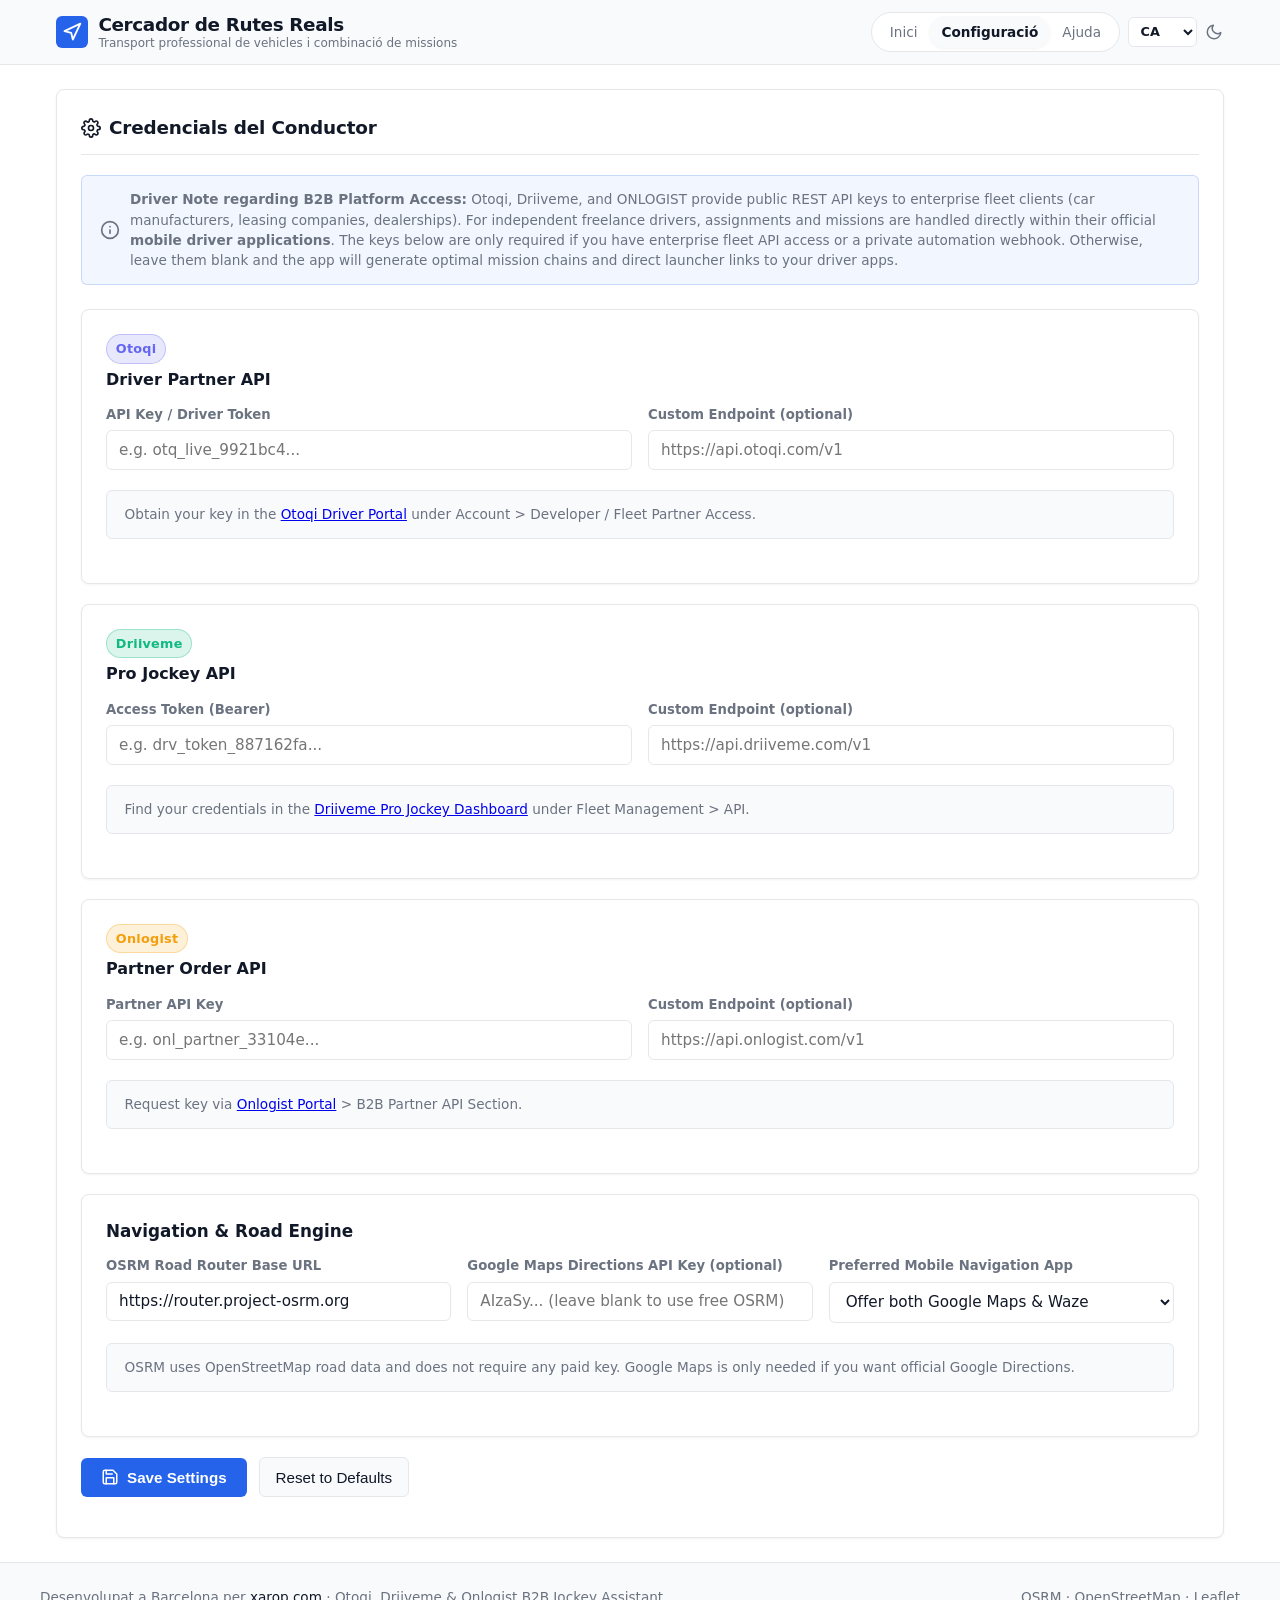
<file: settings.html>
<!DOCTYPE html>
<html lang="ca">
<head>
  <meta charset="UTF-8" />
  <meta name="viewport" content="width=device-width, initial-scale=1.0" />
  <title>Settings - Driver Credentials &amp; Platforms</title>
  <link rel="stylesheet" href="styles.css" />
</head>
<body>
  <!-- Header -->
  <header>
    <div class="header-container">
      <a href="index.html" class="brand">
        <div class="brand-icon">
          <svg width="20" height="20" viewBox="0 0 24 24" fill="none" stroke="currentColor" stroke-width="2.2" stroke-linecap="round" stroke-linejoin="round">
            <polygon points="3 11 22 2 13 21 11 13 3 11"/>
          </svg>
        </div>
        <div class="brand-info">
          <h1 data-i18n="app_title">Real Route Finder</h1>
          <p data-i18n="app_tagline">Professional vehicle transport & multi-platform mission chain</p>
        </div>
      </a>

      <div class="nav-group">
        <nav class="main-nav">
          <a href="index.html" data-i18n="nav_home">Home</a>
          <a href="settings.html" class="active" data-i18n="nav_settings">Settings</a>
          <a href="help.html" data-i18n="nav_help">Help</a>
        </nav>

        <div class="controls-group">
          <select id="langSelect" class="lang-selector" aria-label="Select Language">
            <option value="ca">CA</option>
            <option value="es">ES</option>
            <option value="en">EN</option>
            <option value="fr">FR</option>
            <option value="it">IT</option>
            <option value="de">DE</option>
          </select>

          <button id="themeToggle" class="theme-toggle-subtle" aria-label="Toggle theme" title="Toggle theme">
            <svg id="themeIcon" width="18" height="18" viewBox="0 0 24 24" fill="none" stroke="currentColor" stroke-width="2" stroke-linecap="round" stroke-linejoin="round">
              <path d="M21 12.79A9 9 0 1 1 11.21 3 7 7 0 0 0 21 12.79z"/>
            </svg>
          </button>
        </div>
      </div>
    </div>
  </header>

  <main>
    <section class="card">
      <div class="card-header">
        <h2>
          <svg width="20" height="20" viewBox="0 0 24 24" fill="none" stroke="currentColor" stroke-width="2" stroke-linecap="round" stroke-linejoin="round">
            <circle cx="12" cy="12" r="3"/>
            <path d="M19.4 15a1.65 1.65 0 0 0 .33 1.82l.06.06a2 2 0 0 1 0 2.83 2 2 0 0 1-2.83 0l-.06-.06a1.65 1.65 0 0 0-1.82-.33 1.65 1.65 0 0 0-1 1.51V21a2 2 0 0 1-2 2 2 2 0 0 1-2-2v-.09A1.65 1.65 0 0 0 9 19.4a1.65 1.65 0 0 0-1.82.33l-.06.06a2 2 0 0 1-2.83 0 2 2 0 0 1 0-2.83l.06-.06a1.65 1.65 0 0 0 .33-1.82 1.65 1.65 0 0 0-1.51-1H3a2 2 0 0 1-2-2 2 2 0 0 1 2-2h.09A1.65 1.65 0 0 0 4.6 9a1.65 1.65 0 0 0-.33-1.82l-.06-.06a2 2 0 0 1 0-2.83 2 2 0 0 1 2.83 0l.06.06a1.65 1.65 0 0 0 1.82.33H9a1.65 1.65 0 0 0 1-1.51V3a2 2 0 0 1 2-2 2 2 0 0 1 2 2v.09a1.65 1.65 0 0 0 1 1.51 1.65 1.65 0 0 0 1.82-.33l.06-.06a2 2 0 0 1 2.83 0 2 2 0 0 1 0 2.83l-.06.06a1.65 1.65 0 0 0-.33 1.82V9a1.65 1.65 0 0 0 1.51 1H21a2 2 0 0 1 2 2 2 2 0 0 1-2 2h-.09a1.65 1.65 0 0 0-1.51 1z"/>
          </svg>
          <span data-i18n="settings_title">Driver Platform Credentials</span>
        </h2>
      </div>

      <div class="hint-box" style="margin-bottom: 1.5rem; background: rgba(37, 99, 235, 0.06); border-color: rgba(37, 99, 235, 0.2);">
        <svg width="20" height="20" viewBox="0 0 24 24" fill="none" stroke="currentColor" stroke-width="2" stroke-linecap="round" stroke-linejoin="round">
          <circle cx="12" cy="12" r="10"/>
          <line x1="12" y1="16" x2="12" y2="12"/>
          <line x1="12" y1="8" x2="12.01" y2="8"/>
        </svg>
        <div>
          <strong>Driver Note regarding B2B Platform Access:</strong> Otoqi, Driiveme, and ONLOGIST provide public REST API keys to enterprise fleet clients (car manufacturers, leasing companies, dealerships). For independent freelance drivers, assignments and missions are handled directly within their official <strong>mobile driver applications</strong>. The keys below are only required if you have enterprise fleet API access or a private automation webhook. Otherwise, leave them blank and the app will generate optimal mission chains and direct launcher links to your driver apps.
        </div>
      </div>

      <form id="settingsForm">
        <!-- Otoqi Platform -->
        <div class="card" style="margin-bottom: 1.25rem;">
          <div style="margin-bottom: 0.85rem; display: flex; flex-direction: column; gap: 0.25rem;">
            <div><span class="badge badge-otoqi">Otoqi</span></div>
            <h3 style="font-size: 1rem; font-weight: 600; color: var(--text);">Driver Partner API</h3>
          </div>
          <div class="form-grid">
            <div class="field">
              <label for="otoquiKey">API Key / Driver Token</label>
              <input type="text" id="otoquiKey" placeholder="e.g. otq_live_9921bc4..." />
            </div>
            <div class="field">
              <label for="otoquiUrl">Custom Endpoint (optional)</label>
              <input type="url" id="otoquiUrl" placeholder="https://api.otoqi.com/v1" />
            </div>
          </div>
          <p class="hint-box">
            <span>Obtain your key in the <a href="https://en.otoqi.com/" target="_blank" rel="noopener">Otoqi Driver Portal</a> under Account &gt; Developer / Fleet Partner Access.</span>
          </p>
        </div>

        <!-- Driiveme Platform -->
        <div class="card" style="margin-bottom: 1.25rem;">
          <div style="margin-bottom: 0.85rem; display: flex; flex-direction: column; gap: 0.25rem;">
            <div><span class="badge badge-driiveme">Driiveme</span></div>
            <h3 style="font-size: 1rem; font-weight: 600; color: var(--text);">Pro Jockey API</h3>
          </div>
          <div class="form-grid">
            <div class="field">
              <label for="driivemeToken">Access Token (Bearer)</label>
              <input type="text" id="driivemeToken" placeholder="e.g. drv_token_887162fa..." />
            </div>
            <div class="field">
              <label for="driivemeUrl">Custom Endpoint (optional)</label>
              <input type="url" id="driivemeUrl" placeholder="https://api.driiveme.com/v1" />
            </div>
          </div>
          <p class="hint-box">
            <span>Find your credentials in the <a href="https://www.driiveme.com/" target="_blank" rel="noopener">Driiveme Pro Jockey Dashboard</a> under Fleet Management &gt; API.</span>
          </p>
        </div>

        <!-- Onlogist Platform -->
        <div class="card" style="margin-bottom: 1.25rem;">
          <div style="margin-bottom: 0.85rem; display: flex; flex-direction: column; gap: 0.25rem;">
            <div><span class="badge badge-onlogist">Onlogist</span></div>
            <h3 style="font-size: 1rem; font-weight: 600; color: var(--text);">Partner Order API</h3>
          </div>
          <div class="form-grid">
            <div class="field">
              <label for="onlogistKey">Partner API Key</label>
              <input type="text" id="onlogistKey" placeholder="e.g. onl_partner_33104e..." />
            </div>
            <div class="field">
              <label for="onlogistUrl">Custom Endpoint (optional)</label>
              <input type="url" id="onlogistUrl" placeholder="https://api.onlogist.com/v1" />
            </div>
          </div>
          <p class="hint-box">
            <span>Request key via <a href="https://www.onlogist.com/" target="_blank" rel="noopener">Onlogist Portal</a> &gt; B2B Partner API Section.</span>
          </p>
        </div>

        <!-- OSRM & Navigation Settings -->
        <div class="card" style="margin-bottom: 1.25rem;">
          <h3 style="font-size: 1.05rem; margin-bottom: 0.75rem;">Navigation &amp; Road Engine</h3>
          <div class="form-grid">
            <div class="field">
              <label for="osrmUrl">OSRM Road Router Base URL</label>
              <input type="url" id="osrmUrl" value="https://router.project-osrm.org" />
            </div>
            <div class="field">
              <label for="googleKey">Google Maps Directions API Key (optional)</label>
              <input type="text" id="googleKey" placeholder="AIzaSy... (leave blank to use free OSRM)" />
            </div>
            <div class="field">
              <label for="navAppPref">Preferred Mobile Navigation App</label>
              <select id="navAppPref">
                <option value="both" selected>Offer both Google Maps &amp; Waze</option>
                <option value="gmaps">Prioritize Google Maps</option>
                <option value="waze">Prioritize Waze</option>
              </select>
            </div>
          </div>
          <p class="hint-box">
            <span>OSRM uses OpenStreetMap road data and does not require any paid key. Google Maps is only needed if you want official Google Directions.</span>
          </p>
        </div>

        <div class="actions-bar">
          <button type="submit" class="btn-primary">
            <svg width="18" height="18" viewBox="0 0 24 24" fill="none" stroke="currentColor" stroke-width="2" stroke-linecap="round" stroke-linejoin="round">
              <path d="M19 21H5a2 2 0 0 1-2-2V5a2 2 0 0 1 2-2h11l5 5v11a2 2 0 0 1-2 2z"/>
              <polyline points="17 21 17 13 7 13 7 21"/>
              <polyline points="7 3 7 8 15 8"/>
            </svg>
            <span>Save Settings</span>
          </button>
          <button type="button" id="resetDefaultsBtn" class="btn-secondary">Reset to Defaults</button>
        </div>
      </form>

      <div id="statusMessage" style="margin-top: 1rem; font-weight: 600;"></div>
    </section>
  </main>

  <!-- Footer -->
  <footer>
    <div class="footer-content">
      <p>
        <span data-i18n="footer_note">Developed in Barcelona by</span>
        <a href="https://xarop.com" target="_blank" rel="noopener">xarop.com</a>
        &middot; Otoqi, Driiveme &amp; Onlogist B2B Jockey Assistant
      </p>
      <p>OSRM &middot; OpenStreetMap &middot; Leaflet</p>
    </div>
  </footer>

  <script src="i18n.js"></script>
  <script>
    function encodeVal(val) { return btoa(unescape(encodeURIComponent(val || ''))); }
    function decodeVal(val) { try { return decodeURIComponent(escape(atob(val || ''))); } catch(e) { return ''; } }

    function loadSettings() {
      document.getElementById('osrmUrl').value = decodeVal(localStorage.getItem('osrmUrl')) || 'https://router.project-osrm.org';
      document.getElementById('googleKey').value = decodeVal(localStorage.getItem('googleKey'));
      document.getElementById('otoquiKey').value = decodeVal(localStorage.getItem('otoquiKey'));
      document.getElementById('otoquiUrl').value = decodeVal(localStorage.getItem('otoquiUrl'));
      document.getElementById('driivemeToken').value = decodeVal(localStorage.getItem('driivemeToken'));
      document.getElementById('driivemeUrl').value = decodeVal(localStorage.getItem('driivemeUrl'));
      document.getElementById('onlogistKey').value = decodeVal(localStorage.getItem('onlogistKey'));
      document.getElementById('onlogistUrl').value = decodeVal(localStorage.getItem('onlogistUrl'));
      document.getElementById('navAppPref').value = localStorage.getItem('navAppPref') || 'both';
    }

    function saveSettings(e) {
      e.preventDefault();
      localStorage.setItem('osrmUrl', encodeVal(document.getElementById('osrmUrl').value.trim()));
      localStorage.setItem('googleKey', encodeVal(document.getElementById('googleKey').value.trim()));
      localStorage.setItem('otoquiKey', encodeVal(document.getElementById('otoquiKey').value.trim()));
      localStorage.setItem('otoquiUrl', encodeVal(document.getElementById('otoquiUrl').value.trim()));
      localStorage.setItem('driivemeToken', encodeVal(document.getElementById('driivemeToken').value.trim()));
      localStorage.setItem('driivemeUrl', encodeVal(document.getElementById('driivemeUrl').value.trim()));
      localStorage.setItem('onlogistKey', encodeVal(document.getElementById('onlogistKey').value.trim()));
      localStorage.setItem('onlogistUrl', encodeVal(document.getElementById('onlogistUrl').value.trim()));
      localStorage.setItem('navAppPref', document.getElementById('navAppPref').value);

      const msg = document.getElementById('statusMessage');
      msg.textContent = '✓ Configuration saved successfully in browser local storage.';
      msg.style.color = 'var(--success)';
      setTimeout(() => { msg.textContent = ''; }, 4000);
    }

    document.getElementById('settingsForm').addEventListener('submit', saveSettings);
    document.getElementById('resetDefaultsBtn').addEventListener('click', () => {
      if (confirm('Reset settings to standard defaults?')) {
        document.getElementById('osrmUrl').value = 'https://router.project-osrm.org';
        document.getElementById('googleKey').value = '';
        document.getElementById('otoquiKey').value = '';
        document.getElementById('otoquiUrl').value = '';
        document.getElementById('driivemeToken').value = '';
        document.getElementById('driivemeUrl').value = '';
        document.getElementById('onlogistKey').value = '';
        document.getElementById('onlogistUrl').value = '';
        document.getElementById('navAppPref').value = 'both';
      }
    });

    // Theme toggle handling
    const themeToggle = document.getElementById('themeToggle');
    const themeIcon = document.getElementById('themeIcon');
    const sunSvg = '<circle cx="12" cy="12" r="5"/><line x1="12" y1="1" x2="12" y2="3"/><line x1="12" y1="21" x2="12" y2="23"/><line x1="4.22" y1="4.22" x2="5.64" y2="5.64"/><line x1="18.36" y1="18.36" x2="19.78" y2="19.78"/><line x1="1" y1="12" x2="3" y2="12"/><line x1="21" y1="12" x2="23" y2="12"/><line x1="4.22" y1="19.78" x2="5.64" y2="18.36"/><line x1="18.36" y1="5.64" x2="19.78" y2="4.22"/>';
    const moonSvg = '<path d="M21 12.79A9 9 0 1 1 11.21 3 7 7 0 0 0 21 12.79z"/>';

    const savedTheme = localStorage.getItem('app_theme') || 'light';
    document.documentElement.setAttribute('data-theme', savedTheme);
    themeIcon.innerHTML = savedTheme === 'dark' ? sunSvg : moonSvg;

    themeToggle.addEventListener('click', () => {
      const current = document.documentElement.getAttribute('data-theme') === 'dark' ? 'light' : 'dark';
      document.documentElement.setAttribute('data-theme', current);
      localStorage.setItem('app_theme', current);
      themeIcon.innerHTML = current === 'dark' ? sunSvg : moonSvg;
    });

    loadSettings();
  </script>
</body>
</html>
</file>
<file: styles.css>
/* ==========================================================================
   OptiRoute / Real Route Finder - Design System
   Inspired by xarop.com: clean, modern, generous whitespace, subtle borders
   ========================================================================== */

:root {
  --bg: #ffffff;
  --surface: #f8fafc;
  --card-bg: #ffffff;
  --text: #111827;
  --muted: #6b7280;
  --border: #e5e7eb;
  --border-focus: #2563eb;
  --primary: #2563eb;
  --primary-hover: #1d4ed8;
  --accent: #111827;
  --success: #059669;
  --warning: #d97706;
  --radius: 8px;
  --radius-sm: 6px;
  --radius-full: 9999px;
  --font-sans: system-ui, -apple-system, BlinkMacSystemFont, "Segoe UI", Roboto, Helvetica, Arial, sans-serif;
  --transition: all 0.2s cubic-bezier(0.16, 1, 0.3, 1);
  --shadow-sm: 0 1px 3px rgba(0, 0, 0, 0.05);
}

[data-theme="dark"] {
  --bg: #0f172a;
  --surface: #1e293b;
  --card-bg: #1e293b;
  --text: #f1f5f9;
  --muted: #94a3b8;
  --border: #334155;
  --border-focus: #3b82f6;
  --primary: #3b82f6;
  --primary-hover: #60a5fa;
  --accent: #f8fafc;
  --shadow-sm: 0 1px 3px rgba(0, 0, 0, 0.3);
}

*, *::before, *::after {
  box-sizing: border-box;
  margin: 0;
  padding: 0;
}

body {
  font-family: var(--font-sans);
  font-size: 15px;
  line-height: 1.5;
  background-color: var(--bg);
  color: var(--text);
  min-height: 100vh;
  display: flex;
  flex-direction: column;
  transition: background-color 0.2s ease, color 0.2s ease;
  -webkit-font-smoothing: antialiased;
}

/* ==========================================================================
   Header & Navigation
   ========================================================================== */
header {
  background: var(--surface);
  border-bottom: 1px solid var(--border);
  position: sticky;
  top: 0;
  z-index: 1000;
  backdrop-filter: blur(8px);
}

.header-container {
  max-width: 1200px;
  margin: 0 auto;
  padding: 0.75rem 1rem;
  display: flex;
  align-items: center;
  justify-content: space-between;
  gap: 1rem;
}

.brand {
  display: flex;
  align-items: center;
  gap: 0.65rem;
  text-decoration: none;
  color: var(--text);
}

.brand-icon {
  width: 32px;
  height: 32px;
  background: var(--primary);
  color: #ffffff;
  border-radius: var(--radius-sm);
  display: flex;
  align-items: center;
  justify-content: center;
  flex-shrink: 0;
}

.brand-info h1 {
  font-size: 1.15rem;
  font-weight: 700;
  letter-spacing: -0.02em;
  line-height: 1.2;
}

.brand-info p {
  font-size: 0.75rem;
  color: var(--muted);
  line-height: 1.2;
}

.nav-group {
  display: flex;
  align-items: center;
  gap: 0.5rem;
}

nav.main-nav {
  display: flex;
  align-items: center;
  background: var(--bg);
  border: 1px solid var(--border);
  border-radius: var(--radius-full);
  padding: 0.2rem 0.35rem;
}

nav.main-nav a {
  padding: 0.35rem 0.75rem;
  font-size: 0.85rem;
  font-weight: 500;
  color: var(--muted);
  text-decoration: none;
  border-radius: var(--radius-full);
  transition: var(--transition);
}

nav.main-nav a:hover {
  color: var(--text);
}

nav.main-nav a.active {
  background: var(--surface);
  color: var(--text);
  font-weight: 600;
  box-shadow: var(--shadow-sm);
}

.controls-group {
  display: flex;
  align-items: center;
  gap: 0.4rem;
}

.lang-selector {
  background: var(--bg);
  color: var(--text);
  border: 1px solid var(--border);
  border-radius: var(--radius-sm);
  padding: 0.35rem 0.5rem;
  font-size: 0.8rem;
  font-weight: 600;
  cursor: pointer;
  outline: none;
}

/* Subtle unencapsulated Theme Toggle */
.theme-toggle-subtle {
  background: transparent;
  border: none;
  color: var(--muted);
  width: 32px;
  height: 32px;
  display: inline-flex;
  align-items: center;
  justify-content: center;
  border-radius: var(--radius-full);
  cursor: pointer;
  padding: 0;
  transition: var(--transition);
}

.theme-toggle-subtle:hover {
  color: var(--text);
  background: rgba(0, 0, 0, 0.05);
}

[data-theme="dark"] .theme-toggle-subtle:hover {
  background: rgba(255, 255, 255, 0.1);
}

.theme-toggle-subtle svg {
  display: block;
}

/* ==========================================================================
   Main Layout & Cards
   ========================================================================== */
main {
  flex: 1;
  max-width: 1200px;
  width: 100%;
  margin: 1.5rem auto;
  padding: 0 1rem;
  display: flex;
  flex-direction: column;
  gap: 1.5rem;
}

.card, .panel {
  background: var(--card-bg);
  border: 1px solid var(--border);
  border-radius: var(--radius);
  padding: 1.5rem;
  box-shadow: var(--shadow-sm);
}

.card-header {
  display: flex;
  align-items: center;
  justify-content: space-between;
  margin-bottom: 1.25rem;
  border-bottom: 1px solid var(--border);
  padding-bottom: 0.75rem;
}

.card-header h2 {
  font-size: 1.15rem;
  font-weight: 600;
  letter-spacing: -0.01em;
  display: flex;
  align-items: center;
  gap: 0.5rem;
}

/* ==========================================================================
   Forms & Controls
   ========================================================================== */
.form-grid {
  display: grid;
  grid-template-columns: repeat(auto-fit, minmax(240px, 1fr));
  gap: 1rem;
  margin-bottom: 1.25rem;
}

.field {
  display: flex;
  flex-direction: column;
  gap: 0.35rem;
}

.field label {
  font-size: 0.825rem;
  font-weight: 600;
  color: var(--muted);
}

input, select, textarea {
  width: 100%;
  padding: 0.6rem 0.75rem;
  font-family: inherit;
  font-size: 0.95rem;
  background: var(--bg);
  color: var(--text);
  border: 1px solid var(--border);
  border-radius: var(--radius-sm);
  transition: var(--transition);
  outline: none;
}

input:focus, select:focus, textarea:focus {
  border-color: var(--border-focus);
  box-shadow: 0 0 0 3px rgba(37, 99, 235, 0.15);
}

/* ==========================================================================
   Platform Selector Cards (UX-friendly Checkboxes)
   ========================================================================== */
.platform-select-grid {
  display: grid;
  grid-template-columns: repeat(auto-fit, minmax(180px, 1fr));
  gap: 0.75rem;
}

.platform-choice {
  position: relative;
  display: flex;
  align-items: center;
  gap: 0.75rem;
  background: var(--bg);
  border: 1px solid var(--border);
  border-radius: var(--radius-sm);
  padding: 0.75rem 0.85rem;
  cursor: pointer;
  user-select: none;
  transition: var(--transition);
}

.platform-choice:hover {
  border-color: var(--primary);
  background: var(--surface);
}

.platform-choice input[type="checkbox"] {
  width: 18px;
  height: 18px;
  accent-color: var(--primary);
  cursor: pointer;
  flex-shrink: 0;
  margin: 0;
}

.platform-choice.checked {
  border-color: var(--primary);
  background: rgba(37, 99, 235, 0.04);
}

[data-theme="dark"] .platform-choice.checked {
  background: rgba(59, 130, 246, 0.1);
}

.platform-choice-content {
  display: flex;
  flex-direction: column;
  gap: 0.15rem;
}

.platform-choice-title {
  font-size: 0.9rem;
  font-weight: 600;
  color: var(--text);
  line-height: 1.2;
}

.platform-choice-desc {
  font-size: 0.75rem;
  color: var(--muted);
  line-height: 1.2;
}

/* Perfect icon vertical alignment in buttons & components */
button, .btn-primary, .btn-secondary, .btn-app-link, .brand, .card-header h2 {
  display: inline-flex;
  align-items: center;
  vertical-align: middle;
}

button svg, .btn-primary svg, .btn-secondary svg, .btn-app-link svg, .card-header h2 svg, .hint-box svg {
  display: block;
  flex-shrink: 0;
}


.actions-bar {
  display: flex;
  align-items: center;
  gap: 0.75rem;
  flex-wrap: wrap;
  margin-top: 0.5rem;
}

button.btn-primary {
  background: var(--primary);
  color: #ffffff;
  border: none;
  padding: 0.65rem 1.25rem;
  font-size: 0.95rem;
  font-weight: 600;
  border-radius: var(--radius-sm);
  cursor: pointer;
  display: inline-flex;
  align-items: center;
  gap: 0.5rem;
  transition: var(--transition);
}

button.btn-primary:hover {
  background: var(--primary-hover);
}

button.btn-secondary {
  background: var(--surface);
  color: var(--text);
  border: 1px solid var(--border);
  padding: 0.65rem 1rem;
  font-size: 0.95rem;
  font-weight: 500;
  border-radius: var(--radius-sm);
  cursor: pointer;
  transition: var(--transition);
}

button.btn-secondary:hover {
  border-color: var(--muted);
  background: var(--bg);
}

.hint-box {
  margin: 1.25rem 0;
  padding: 0.85rem 1.1rem;
  background: var(--surface);
  border: 1px solid var(--border);
  border-radius: var(--radius-sm);
  font-size: 0.85rem;
  color: var(--muted);
  display: flex;
  align-items: center;
  gap: 0.65rem;
}

/* ==========================================================================
   KPI Summary Banner & Alternatives
   ========================================================================== */
/* ==========================================================================
   Route Alternatives Tabs & Realistic Operational Breakdown
   ========================================================================== */
.route-alternatives-bar {
  display: flex;
  gap: 0.5rem;
  flex-wrap: wrap;
  margin-bottom: 1rem;
}

.route-alt-tab {
  background: var(--bg);
  border: 1px solid var(--border);
  border-radius: var(--radius-sm);
  padding: 0.5rem 0.85rem;
  font-size: 0.85rem;
  font-weight: 600;
  color: var(--muted);
  cursor: pointer;
  transition: var(--transition);
}

.route-alt-tab:hover {
  color: var(--text);
  border-color: var(--primary);
}

.route-alt-tab.active {
  background: var(--primary);
  color: #ffffff;
  border-color: var(--primary);
}

.time-breakdown-box {
  display: grid;
  grid-template-columns: repeat(auto-fit, minmax(160px, 1fr));
  gap: 0.75rem;
  background: var(--card-bg);
  border: 1px solid var(--border);
  border-radius: var(--radius-sm);
  padding: 0.85rem 1rem;
  margin-top: 1rem;
}

.time-breakdown-item {
  display: flex;
  flex-direction: column;
  gap: 0.2rem;
}

.time-breakdown-label {
  font-size: 0.75rem;
  color: var(--muted);
  text-transform: uppercase;
  letter-spacing: 0.04em;
  font-weight: 600;
}

.time-breakdown-val {
  font-size: 0.95rem;
  font-weight: 700;
  color: var(--text);
}

.alert-day-limit {
  background: rgba(245, 158, 11, 0.1);
  border: 1px solid rgba(245, 158, 11, 0.3);
  color: #92400e;
  border-radius: var(--radius-sm);
  padding: 0.95rem 1.15rem;
  font-size: 0.85rem;
  line-height: 1.5;
  margin: 1.25rem 0 0.5rem 0;
  display: flex;
  align-items: flex-start;
  gap: 0.65rem;
}

[data-theme="dark"] .alert-day-limit {
  color: #fcd34d;
  background: rgba(245, 158, 11, 0.15);
  border-color: rgba(245, 158, 11, 0.4);
}


.summary-banner {
  background: var(--surface);
  border: 1px solid var(--border);
  border-radius: var(--radius);
  padding: 1.25rem;
  margin-bottom: 1.5rem;
}

.summary-headline {
  font-size: 1.05rem;
  font-weight: 700;
  margin-bottom: 0.75rem;
  color: var(--text);
}

.kpi-row {
  display: grid;
  grid-template-columns: repeat(auto-fit, minmax(160px, 1fr));
  gap: 1rem;
  margin-top: 0.75rem;
}

.kpi-card {
  background: var(--card-bg);
  border: 1px solid var(--border);
  border-radius: var(--radius-sm);
  padding: 0.75rem 1rem;
}

.kpi-label {
  font-size: 0.75rem;
  text-transform: uppercase;
  letter-spacing: 0.05em;
  font-weight: 600;
  color: var(--muted);
}

.kpi-value {
  font-size: 1.35rem;
  font-weight: 700;
  color: var(--primary);
  margin-top: 0.2rem;
}

.kpi-value.profit {
  color: var(--success);
}

/* ==========================================================================
   Tables & Badges
   ========================================================================== */
/* ==========================================================================
   Leg Cards & Responsive Table
   ========================================================================== */
.desktop-only {
  display: block;
}

.mobile-only {
  display: none;
}

.badge-link {
  text-decoration: none;
  cursor: pointer;
  transition: var(--transition);
  display: inline-flex;
  align-items: center;
  gap: 0.4rem;
}

.badge-link:hover {
  transform: translateY(-1px);
  filter: brightness(1.1);
  box-shadow: 0 2px 4px rgba(0, 0, 0, 0.1);
}

.mobile-leg-cards {
  display: flex;
  flex-direction: column;
  gap: 0.85rem;
  margin-bottom: 1.25rem;
}

.leg-card {
  background: var(--surface);
  border: 1px solid var(--border);
  border-radius: var(--radius);
  padding: 1rem;
  display: flex;
  flex-direction: column;
  gap: 0.75rem;
  transition: var(--transition);
}

.leg-card-header {
  display: flex;
  align-items: flex-start;
  justify-content: space-between;
  gap: 0.5rem;
}

.leg-route {
  font-size: 1.05rem;
  font-weight: 700;
  color: var(--text);
  line-height: 1.3;
}

.leg-payout {
  font-size: 1.15rem;
  font-weight: 700;
  color: var(--success);
  white-space: nowrap;
}

.leg-meta {
  display: flex;
  align-items: center;
  flex-wrap: wrap;
  gap: 0.65rem;
  font-size: 0.85rem;
  color: var(--muted);
}

.leg-meta-item {
  display: inline-flex;
  align-items: center;
  gap: 0.3rem;
}

.leg-actions {
  display: grid;
  grid-template-columns: repeat(2, 1fr);
  gap: 0.5rem;
  margin-top: 0.25rem;
}

.leg-actions .btn-app-link {
  justify-content: center;
  padding: 0.55rem 0.5rem;
  font-size: 0.825rem;
}

.mobile-total-card {
  background: var(--card-bg);
  border: 2px solid var(--border);
  border-radius: var(--radius);
  padding: 1rem;
  display: flex;
  align-items: center;
  justify-content: space-between;
  font-weight: 700;
}

@media (max-width: 768px) {
  .desktop-only {
    display: none !important;
  }

  .mobile-only {
    display: flex !important;
  }
}


table {
  width: 100%;
  border-collapse: collapse;
  text-align: left;
  font-size: 0.9rem;
}

th {
  background: var(--surface);
  color: var(--muted);
  font-weight: 600;
  padding: 0.75rem 1rem;
  border-bottom: 1px solid var(--border);
  white-space: nowrap;
}

td {
  padding: 0.85rem 1rem;
  border-bottom: 1px solid var(--border);
  vertical-align: middle;
}

tr:last-child td {
  border-bottom: none;
}

tr.total-row {
  background: var(--surface);
  font-weight: 700;
}

.badge {
  display: inline-flex;
  align-items: center;
  gap: 0.35rem;
  padding: 0.25rem 0.55rem;
  border-radius: var(--radius-full);
  font-size: 0.8rem;
  font-weight: 700;
  letter-spacing: 0.02em;
  white-space: nowrap;
}

.badge-otoqi {
  background: rgba(99, 102, 241, 0.15);
  color: #6366f1;
  border: 1px solid rgba(99, 102, 241, 0.3);
}

.badge-driiveme {
  background: rgba(16, 185, 129, 0.15);
  color: #10b981;
  border: 1px solid rgba(16, 185, 129, 0.3);
}

.badge-onlogist {
  background: rgba(245, 158, 11, 0.15);
  color: #f59e0b;
  border: 1px solid rgba(245, 158, 11, 0.3);
}

.badge-osrm {
  background: rgba(59, 130, 246, 0.15);
  color: #3b82f6;
  border: 1px solid rgba(59, 130, 246, 0.3);
}

/* ==========================================================================
   Interactive Map
   ========================================================================== */
#map {
  height: 420px;
  width: 100%;
  border-radius: var(--radius);
  border: 1px solid var(--border);
  background: var(--surface);
  z-index: 10;
}

/* ==========================================================================
   Driver Instructions & Quick App Launchers
   ========================================================================== */
.driver-guide {
  margin-top: 1.5rem;
  display: grid;
  grid-template-columns: repeat(auto-fit, minmax(280px, 1fr));
  gap: 1rem;
}

.guide-step {
  background: var(--surface);
  border: 1px solid var(--border);
  border-radius: var(--radius);
  padding: 1rem;
}

.guide-step-header {
  display: flex;
  align-items: center;
  justify-content: space-between;
  margin-bottom: 0.5rem;
}

.step-num {
  width: 24px;
  height: 24px;
  border-radius: 50%;
  background: var(--primary);
  color: #ffffff;
  display: flex;
  align-items: center;
  justify-content: center;
  font-size: 0.75rem;
  font-weight: 700;
}

.step-title {
  font-size: 0.95rem;
  font-weight: 600;
}

.guide-step ul {
  padding-left: 1.25rem;
  font-size: 0.85rem;
  color: var(--muted);
  line-height: 1.4;
}

.guide-step li {
  margin-bottom: 0.35rem;
}

.quick-links-bar {
  display: flex;
  gap: 0.5rem;
  flex-wrap: wrap;
  margin-top: 0.75rem;
}

.btn-app-link {
  display: inline-flex;
  align-items: center;
  gap: 0.4rem;
  background: var(--bg);
  border: 1px solid var(--border);
  border-radius: var(--radius-sm);
  padding: 0.4rem 0.75rem;
  font-size: 0.85rem;
  font-weight: 600;
  color: var(--text);
  text-decoration: none;
  transition: var(--transition);
}

.btn-app-link:hover {
  border-color: var(--primary);
  color: var(--primary);
  background: var(--surface);
}

/* ==========================================================================
   Footer
   ========================================================================== */
footer {
  background: var(--surface);
  border-top: 1px solid var(--border);
  padding: 1.5rem 1rem;
  margin-top: auto;
  font-size: 0.85rem;
  color: var(--muted);
}

.footer-content {
  max-width: 1200px;
  margin: 0 auto;
  display: flex;
  align-items: center;
  justify-content: space-between;
  flex-wrap: wrap;
  gap: 1rem;
}

footer a {
  color: var(--text);
  text-decoration: underline;
  text-underline-offset: 3px;
}

/* ==========================================================================
   Mobile Responsiveness
   ========================================================================== */
@media (max-width: 768px) {
  .header-container {
    flex-direction: column;
    align-items: stretch;
    gap: 0.75rem;
  }

  .nav-group {
    justify-content: space-between;
    width: 100%;
  }

  nav.main-nav {
    flex: 1;
    justify-content: center;
  }

  .form-grid {
    grid-template-columns: 1fr;
  }

  .actions-bar button {
    width: 100%;
    justify-content: center;
  }

  #map {
    height: 320px;
  }
}
</file>
